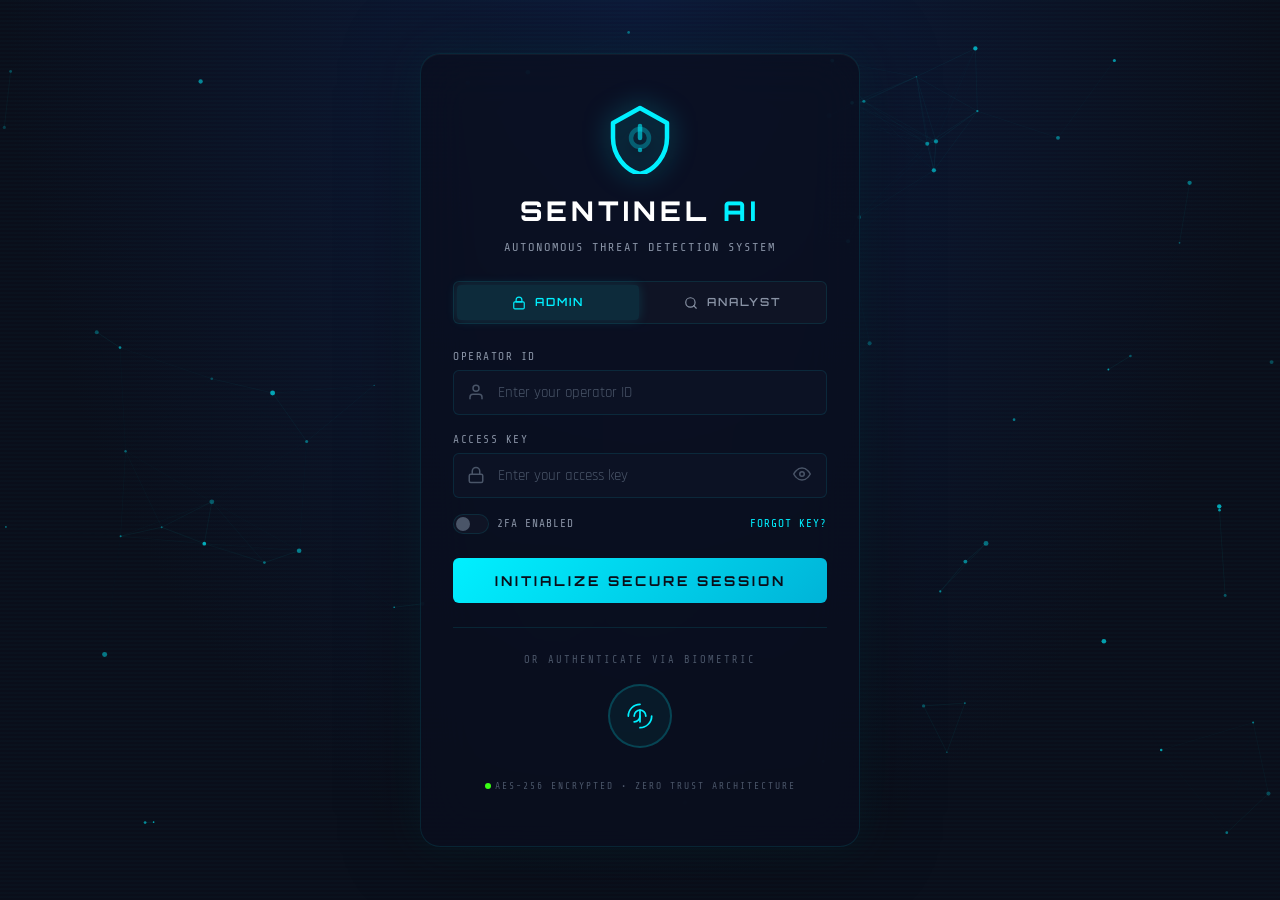
<file: index.html>
<!DOCTYPE html>
<html lang="en">
<head>
  <meta charset="UTF-8">
  <meta name="viewport" content="width=device-width, initial-scale=1.0">
  <meta name="description" content="SENTINEL AI — Autonomous Cyber Threat Detection & Response System. Secure login portal.">
  <title>SENTINEL AI — Secure Access</title>
  <link rel="stylesheet" href="css/style.css">
  <link rel="icon" href="data:image/svg+xml,<svg xmlns='http://www.w3.org/2000/svg' viewBox='0 0 100 100'><text y='.9em' font-size='90'>🛡️</text></svg>">
</head>
<body>
  <div class="login-wrapper">
    <!-- Particle network background -->
    <canvas id="particle-canvas"></canvas>

    <!-- Login Card -->
    <div class="login-card">
      <!-- Logo -->
      <div class="login-logo">
        <div class="shield-icon">
          <svg viewBox="0 0 24 24" fill="none" stroke="currentColor" stroke-width="1.5" stroke-linecap="round" stroke-linejoin="round" style="color: var(--cyan);">
            <path d="M12 2L3 7v5c0 5.55 3.84 10.74 9 12 5.16-1.26 9-6.45 9-12V7l-9-5z"/>
            <path d="M12 8v4M12 16h.01" opacity="0.6"/>
            <circle cx="12" cy="12" r="3" opacity="0.3"/>
          </svg>
        </div>
        <h1>SENTINEL <span class="accent">AI</span></h1>
        <p class="tagline">Autonomous Threat Detection System</p>
      </div>

      <!-- Status message -->
      <div class="login-status" id="loginStatus"></div>

      <!-- Role Tabs -->
      <div class="role-tabs">
        <button class="role-tab active" data-role="admin" id="tabAdmin">
          <svg width="14" height="14" viewBox="0 0 24 24" fill="none" stroke="currentColor" stroke-width="2" stroke-linecap="round" stroke-linejoin="round" style="vertical-align: middle; margin-right: 4px;">
            <path d="M12 2a5 5 0 0 1 5 5v3H7V7a5 5 0 0 1 5-5z"/>
            <rect x="3" y="10" width="18" height="12" rx="2"/>
          </svg>
          Admin
        </button>
        <button class="role-tab" data-role="analyst" id="tabAnalyst">
          <svg width="14" height="14" viewBox="0 0 24 24" fill="none" stroke="currentColor" stroke-width="2" stroke-linecap="round" stroke-linejoin="round" style="vertical-align: middle; margin-right: 4px;">
            <circle cx="11" cy="11" r="8"/>
            <line x1="21" y1="21" x2="16.65" y2="16.65"/>
          </svg>
          Analyst
        </button>
      </div>

      <!-- Login Form -->
      <form id="loginForm" autocomplete="off">
        <div class="form-group">
          <label for="username">Operator ID</label>
          <div class="input-wrapper">
            <svg class="input-icon" viewBox="0 0 24 24" fill="none" stroke="currentColor" stroke-width="2" stroke-linecap="round" stroke-linejoin="round">
              <path d="M20 21v-2a4 4 0 0 0-4-4H8a4 4 0 0 0-4 4v2"/>
              <circle cx="12" cy="7" r="4"/>
            </svg>
            <input type="text" id="username" name="username" placeholder="Enter your operator ID" required>
          </div>
        </div>

        <div class="form-group">
          <label for="password">Access Key</label>
          <div class="input-wrapper">
            <svg class="input-icon" viewBox="0 0 24 24" fill="none" stroke="currentColor" stroke-width="2" stroke-linecap="round" stroke-linejoin="round">
              <rect x="3" y="11" width="18" height="11" rx="2" ry="2"/>
              <path d="M7 11V7a5 5 0 0 1 10 0v4"/>
            </svg>
            <input type="password" id="password" name="password" placeholder="Enter your access key" required>
            <button type="button" class="toggle-password" id="togglePassword" aria-label="Toggle password visibility">
              <svg width="18" height="18" viewBox="0 0 24 24" fill="none" stroke="currentColor" stroke-width="2" stroke-linecap="round" stroke-linejoin="round">
                <path d="M1 12s4-8 11-8 11 8 11 8-4 8-11 8-11-8-11-8z"/>
                <circle cx="12" cy="12" r="3"/>
              </svg>
            </button>
          </div>
        </div>

        <div class="form-options">
          <label class="tfa-toggle">
            <input type="checkbox" id="tfaToggle">
            <span class="tfa-slider"></span>
            2FA Enabled
          </label>
          <a href="#" class="forgot-link">Forgot Key?</a>
        </div>

        <!-- 2FA Code field (hidden by default) -->
        <div class="form-group" id="tfaGroup" style="display:none;">
          <label for="tfaCode">2FA Verification Code</label>
          <div class="input-wrapper">
            <svg class="input-icon" viewBox="0 0 24 24" fill="none" stroke="currentColor" stroke-width="2" stroke-linecap="round" stroke-linejoin="round">
              <rect x="2" y="4" width="20" height="16" rx="2"/>
              <path d="M7 12h2M11 12h2M15 12h2"/>
            </svg>
            <input type="text" id="tfaCode" name="tfaCode" placeholder="Enter 6-digit code" maxlength="6">
          </div>
        </div>

        <button type="submit" class="btn-login" id="loginBtn">
          Initialize Secure Session
        </button>
      </form>

      <!-- Biometric -->
      <div class="fingerprint-section">
        <p>or authenticate via biometric</p>
        <button class="fingerprint-btn" id="fingerprintBtn" aria-label="Biometric authentication">
          <svg viewBox="0 0 24 24" fill="none" stroke="currentColor" stroke-width="1.5" stroke-linecap="round" stroke-linejoin="round">
            <path d="M2 12C2 6.48 6.48 2 12 2"/>
            <path d="M22 12c0 5.52-4.48 10-10 10"/>
            <path d="M7 12a5 5 0 0 1 10 0"/>
            <path d="M12 12a5 5 0 0 1-5 5"/>
            <path d="M12 7v10"/>
          </svg>
        </button>
      </div>

      <!-- Security badge -->
      <div class="security-badge">
        <span><span class="dot"></span> AES-256 Encrypted &bull; Zero Trust Architecture</span>
      </div>
    </div>
  </div>

  <script src="js/particles.js"></script>
  <script src="js/app.js"></script>
</body>
</html>
</file>
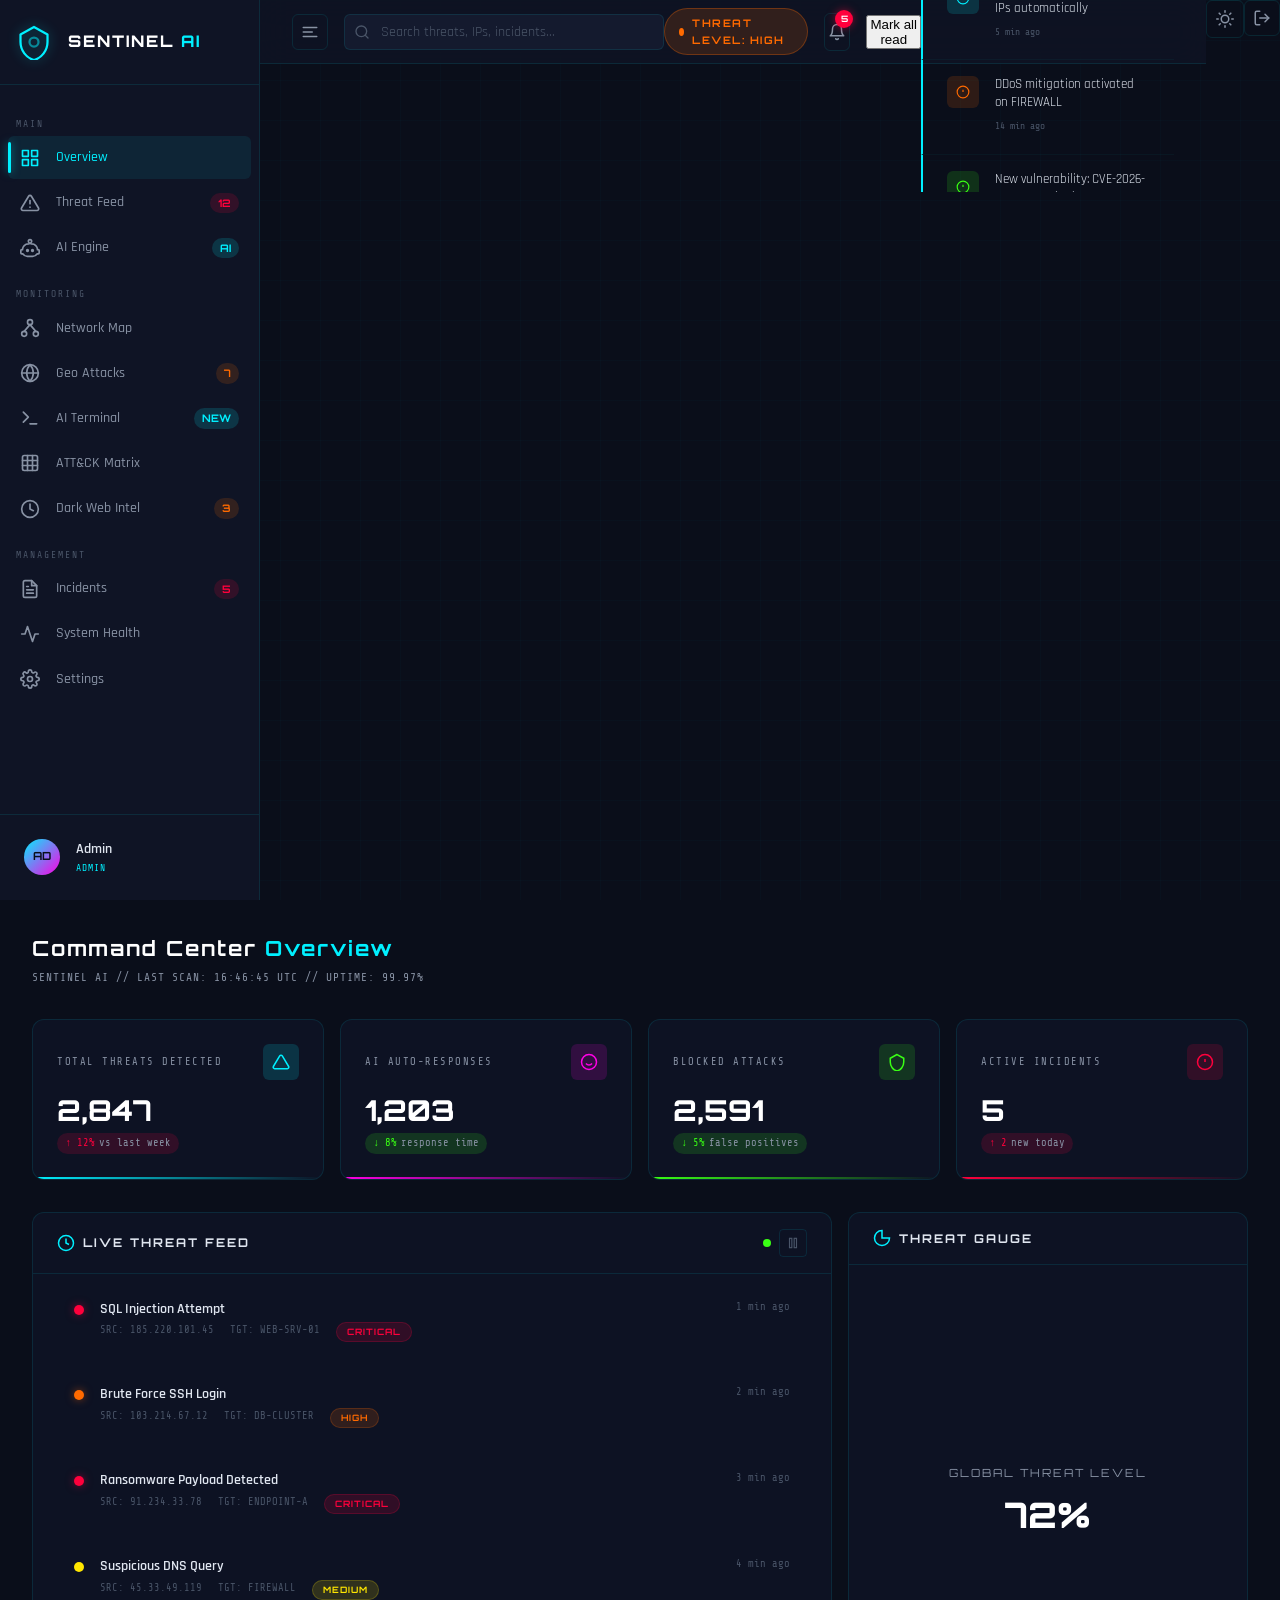
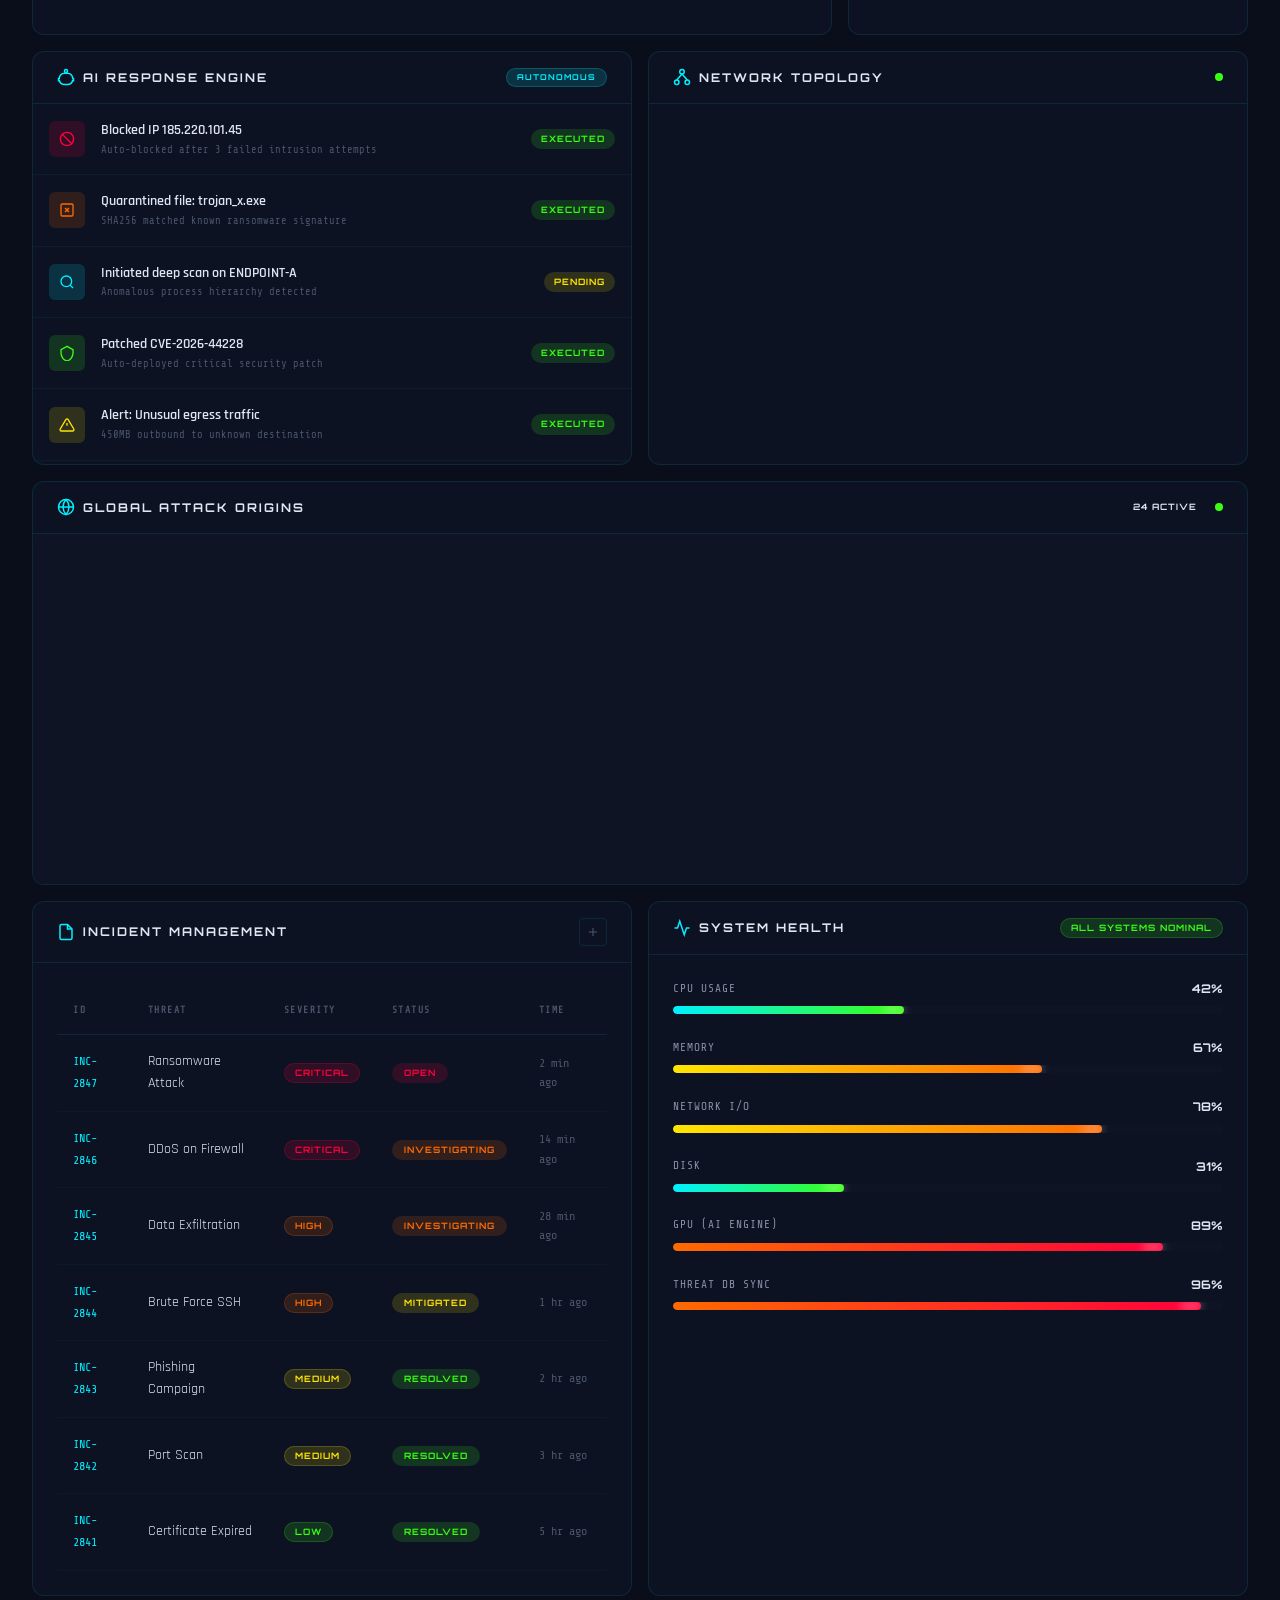
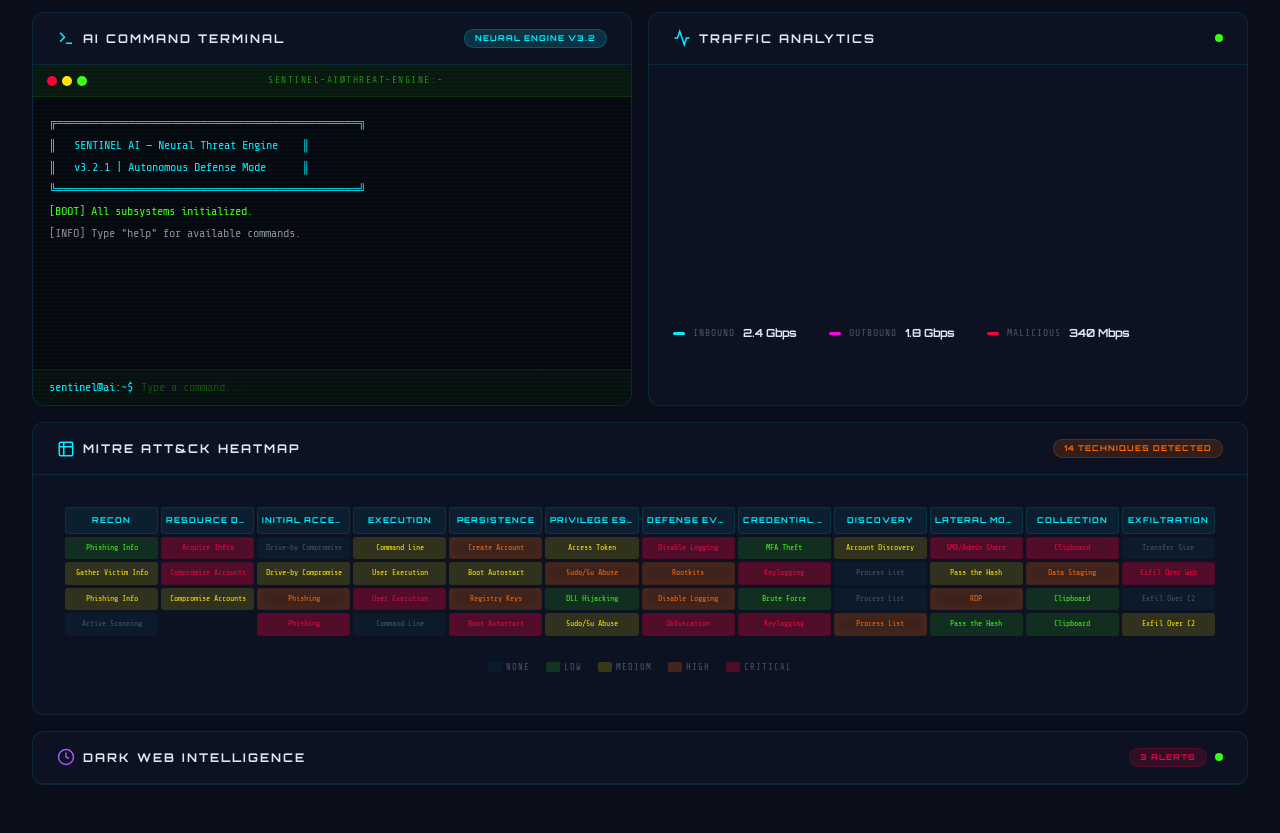
<file: dashboard.html>
<!DOCTYPE html>
<html lang="en">

<head>
    <meta charset="UTF-8">
    <meta name="viewport" content="width=device-width, initial-scale=1.0">
    <meta name="description"
        content="SENTINEL AI — Command Center Dashboard. Real-time autonomous cyber threat detection, AI response engine, and incident management.">
    <title>SENTINEL AI — Command Center</title>
    <link rel="stylesheet" href="css/style.css">
    <link rel="icon"
        href="data:image/svg+xml,<svg xmlns='http://www.w3.org/2000/svg' viewBox='0 0 100 100'><text y='.9em' font-size='90'>🛡️</text></svg>">
</head>

<body>
    <div class="dashboard-layout">
        <!-- Grid background effect -->
        <div class="grid-bg"></div>

        <!-- ====== SIDEBAR ====== -->
        <aside class="sidebar" id="sidebar">
            <div class="sidebar-header">
                <svg class="logo-icon" viewBox="0 0 24 24" fill="none" stroke="currentColor" stroke-width="1.5"
                    stroke-linecap="round" stroke-linejoin="round">
                    <path d="M12 2L3 7v5c0 5.55 3.84 10.74 9 12 5.16-1.26 9-6.45 9-12V7l-9-5z" />
                    <circle cx="12" cy="12" r="3" opacity="0.5" />
                </svg>
                <span class="logo-text">SENTINEL <span class="accent">AI</span></span>
            </div>

            <nav class="sidebar-nav">
                <div class="nav-section-title">Main</div>
                <a href="#" class="nav-item active" data-section="overview">
                    <svg class="nav-icon" viewBox="0 0 24 24" fill="none" stroke="currentColor" stroke-width="2"
                        stroke-linecap="round" stroke-linejoin="round">
                        <rect x="3" y="3" width="7" height="7" />
                        <rect x="14" y="3" width="7" height="7" />
                        <rect x="3" y="14" width="7" height="7" />
                        <rect x="14" y="14" width="7" height="7" />
                    </svg>
                    <span>Overview</span>
                </a>
                <a href="#" class="nav-item" data-section="threats">
                    <svg class="nav-icon" viewBox="0 0 24 24" fill="none" stroke="currentColor" stroke-width="2"
                        stroke-linecap="round" stroke-linejoin="round">
                        <path
                            d="M10.29 3.86L1.82 18a2 2 0 0 0 1.71 3h16.94a2 2 0 0 0 1.71-3L13.71 3.86a2 2 0 0 0-3.42 0z" />
                        <line x1="12" y1="9" x2="12" y2="13" />
                        <line x1="12" y1="17" x2="12.01" y2="17" />
                    </svg>
                    <span>Threat Feed</span>
                    <span class="nav-badge danger">12</span>
                </a>
                <a href="#" class="nav-item" data-section="ai-engine">
                    <svg class="nav-icon" viewBox="0 0 24 24" fill="none" stroke="currentColor" stroke-width="2"
                        stroke-linecap="round" stroke-linejoin="round">
                        <path
                            d="M12 2a2 2 0 0 1 2 2c0 .74-.4 1.39-1 1.73V7h1a7 7 0 0 1 7 7h1a1 1 0 0 1 1 1v3a1 1 0 0 1-1 1h-1.27A7 7 0 0 1 14 22h-4a7 7 0 0 1-6.73-3H2a1 1 0 0 1-1-1v-3a1 1 0 0 1 1-1h1a7 7 0 0 1 7-7h1V5.73c-.6-.34-1-.99-1-1.73a2 2 0 0 1 2-2z" />
                        <circle cx="9" cy="15" r="1" />
                        <circle cx="15" cy="15" r="1" />
                    </svg>
                    <span>AI Engine</span>
                    <span class="nav-badge info">AI</span>
                </a>

                <div class="nav-section-title">Monitoring</div>
                <a href="#" class="nav-item" data-section="network">
                    <svg class="nav-icon" viewBox="0 0 24 24" fill="none" stroke="currentColor" stroke-width="2"
                        stroke-linecap="round" stroke-linejoin="round">
                        <circle cx="12" cy="5" r="3" />
                        <circle cx="5" cy="19" r="3" />
                        <circle cx="19" cy="19" r="3" />
                        <line x1="12" y1="8" x2="5" y2="16" />
                        <line x1="12" y1="8" x2="19" y2="16" />
                    </svg>
                    <span>Network Map</span>
                </a>
                <a href="#" class="nav-item" data-section="geo-attacks">
                    <svg class="nav-icon" viewBox="0 0 24 24" fill="none" stroke="currentColor" stroke-width="2"
                        stroke-linecap="round" stroke-linejoin="round">
                        <circle cx="12" cy="12" r="10" />
                        <line x1="2" y1="12" x2="22" y2="12" />
                        <path
                            d="M12 2a15.3 15.3 0 0 1 4 10 15.3 15.3 0 0 1-4 10 15.3 15.3 0 0 1-4-10 15.3 15.3 0 0 1 4-10z" />
                    </svg>
                    <span>Geo Attacks</span>
                    <span class="nav-badge warning">7</span>
                </a>

                <a href="#" class="nav-item" data-section="terminal">
                    <svg class="nav-icon" viewBox="0 0 24 24" fill="none" stroke="currentColor" stroke-width="2"
                        stroke-linecap="round" stroke-linejoin="round">
                        <polyline points="4 17 10 11 4 5" />
                        <line x1="12" y1="19" x2="20" y2="19" />
                    </svg>
                    <span>AI Terminal</span>
                    <span class="nav-badge info">NEW</span>
                </a>
                <a href="#" class="nav-item" data-section="mitre">
                    <svg class="nav-icon" viewBox="0 0 24 24" fill="none" stroke="currentColor" stroke-width="2"
                        stroke-linecap="round" stroke-linejoin="round">
                        <rect x="3" y="3" width="18" height="18" rx="2" />
                        <line x1="3" y1="9" x2="21" y2="9" />
                        <line x1="3" y1="15" x2="21" y2="15" />
                        <line x1="9" y1="3" x2="9" y2="21" />
                        <line x1="15" y1="3" x2="15" y2="21" />
                    </svg>
                    <span>ATT&amp;CK Matrix</span>
                </a>
                <a href="#" class="nav-item" data-section="darkweb">
                    <svg class="nav-icon" viewBox="0 0 24 24" fill="none" stroke="currentColor" stroke-width="2"
                        stroke-linecap="round" stroke-linejoin="round">
                        <path d="M12 2C6.48 2 2 6.48 2 12s4.48 10 10 10 10-4.48 10-10S17.52 2 12 2z" />
                        <path d="M12 6v6l4 2" />
                    </svg>
                    <span>Dark Web Intel</span>
                    <span class="nav-badge warning">3</span>
                </a>

                <div class="nav-section-title">Management</div>
                <a href="#" class="nav-item" data-section="incidents">
                    <svg class="nav-icon" viewBox="0 0 24 24" fill="none" stroke="currentColor" stroke-width="2"
                        stroke-linecap="round" stroke-linejoin="round">
                        <path d="M14 2H6a2 2 0 0 0-2 2v16a2 2 0 0 0 2 2h12a2 2 0 0 0 2-2V8z" />
                        <polyline points="14 2 14 8 20 8" />
                        <line x1="16" y1="13" x2="8" y2="13" />
                        <line x1="16" y1="17" x2="8" y2="17" />
                        <polyline points="10 9 9 9 8 9" />
                    </svg>
                    <span>Incidents</span>
                    <span class="nav-badge danger">5</span>
                </a>
                <a href="#" class="nav-item" data-section="health">
                    <svg class="nav-icon" viewBox="0 0 24 24" fill="none" stroke="currentColor" stroke-width="2"
                        stroke-linecap="round" stroke-linejoin="round">
                        <polyline points="22 12 18 12 15 21 9 3 6 12 2 12" />
                    </svg>
                    <span>System Health</span>
                </a>
                <a href="#" class="nav-item" data-section="settings">
                    <svg class="nav-icon" viewBox="0 0 24 24" fill="none" stroke="currentColor" stroke-width="2"
                        stroke-linecap="round" stroke-linejoin="round">
                        <circle cx="12" cy="12" r="3" />
                        <path
                            d="M19.4 15a1.65 1.65 0 0 0 .33 1.82l.06.06a2 2 0 1 1-2.83 2.83l-.06-.06a1.65 1.65 0 0 0-1.82-.33 1.65 1.65 0 0 0-1 1.51V21a2 2 0 0 1-4 0v-.09a1.65 1.65 0 0 0-1.08-1.51 1.65 1.65 0 0 0-1.82.33l-.06.06a2 2 0 1 1-2.83-2.83l.06-.06a1.65 1.65 0 0 0 .33-1.82 1.65 1.65 0 0 0-1.51-1H3a2 2 0 0 1 0-4h.09a1.65 1.65 0 0 0 1.51-1.08 1.65 1.65 0 0 0-.33-1.82l-.06-.06a2 2 0 1 1 2.83-2.83l.06.06a1.65 1.65 0 0 0 1.82.33H9a1.65 1.65 0 0 0 1-1.51V3a2 2 0 0 1 4 0v.09a1.65 1.65 0 0 0 1.08 1.51 1.65 1.65 0 0 0 1.82-.33l.06-.06a2 2 0 1 1 2.83 2.83l-.06.06a1.65 1.65 0 0 0-.33 1.82V9c.26.6.8 1.02 1.41 1.08H21a2 2 0 0 1 0 4h-.09c-.61.06-1.15.48-1.41 1.08z" />
                    </svg>
                    <span>Settings</span>
                </a>
            </nav>

            <div class="sidebar-footer">
                <div class="user-card">
                    <div class="user-avatar" id="userAvatar">SA</div>
                    <div class="user-info">
                        <div class="user-name" id="userName">System Admin</div>
                        <div class="user-role" id="userRole">ADMIN</div>
                    </div>
                </div>
            </div>
        </aside>

        <!-- ====== MAIN CONTENT ====== -->
        <div class="main-content">
            <!-- Top Bar -->
            <header class="topbar">
                <div class="topbar-left">
                    <button class="sidebar-toggle" id="sidebarToggle" aria-label="Toggle sidebar">
                        <svg viewBox="0 0 24 24" width="18" height="18" fill="none" stroke="currentColor"
                            stroke-width="2" stroke-linecap="round" stroke-linejoin="round">
                            <line x1="3" y1="6" x2="21" y2="6" />
                            <line x1="3" y1="12" x2="15" y2="12" />
                            <line x1="3" y1="18" x2="21" y2="18" />
                        </svg>
                    </button>
                    <div class="topbar-search">
                        <svg class="search-icon" viewBox="0 0 24 24" fill="none" stroke="currentColor" stroke-width="2"
                            stroke-linecap="round" stroke-linejoin="round">
                            <circle cx="11" cy="11" r="8" />
                            <line x1="21" y1="21" x2="16.65" y2="16.65" />
                        </svg>
                        <input type="text" placeholder="Search threats, IPs, incidents..." id="globalSearch">
                    </div>
                </div>
                <div class="topbar-right">
                    <div class="threat-indicator level-high" id="globalThreatLevel">
                        <span class="dot"></span>
                        <span>THREAT LEVEL: HIGH</span>
                    </div>
                    <button class="notification-btn" id="notifBtn" aria-label="Notifications"
                        style="position: relative;">
                        <svg viewBox="0 0 24 24" fill="none" stroke="currentColor" stroke-width="2"
                            stroke-linecap="round" stroke-linejoin="round">
                            <path d="M18 8A6 6 0 0 0 6 8c0 7-3 9-3 9h18s-3-2-3-9" />
                            <path d="M13.73 21a2 2 0 0 1-3.46 0" />
                        </svg>
                        <span class="notif-count" id="notifCount">5</span>
                        <!-- Notification Dropdown -->
                        <div class="notification-dropdown" id="notifDropdown">
                            <div class="notif-header">
                                <h4>Notifications</h4>
                                <button class="mark-read" id="markAllRead">Mark all read</button>
                            </div>
                            <div class="notif-list" id="notifList">
                                <!-- populated by JS -->
                            </div>
                        </div>
                    </button>
                    <button class="theme-toggle" id="themeToggle" aria-label="Toggle theme">
                        <svg viewBox="0 0 24 24" fill="none" stroke="currentColor" stroke-width="2"
                            stroke-linecap="round" stroke-linejoin="round">
                            <circle cx="12" cy="12" r="5" />
                            <line x1="12" y1="1" x2="12" y2="3" />
                            <line x1="12" y1="21" x2="12" y2="23" />
                            <line x1="4.22" y1="4.22" x2="5.64" y2="5.64" />
                            <line x1="18.36" y1="18.36" x2="19.78" y2="19.78" />
                            <line x1="1" y1="12" x2="3" y2="12" />
                            <line x1="21" y1="12" x2="23" y2="12" />
                            <line x1="4.22" y1="19.78" x2="5.64" y2="18.36" />
                            <line x1="18.36" y1="5.64" x2="19.78" y2="4.22" />
                        </svg>
                    </button>
                    <button class="sidebar-toggle" id="logoutBtn" aria-label="Logout" title="Logout">
                        <svg viewBox="0 0 24 24" width="18" height="18" fill="none" stroke="currentColor"
                            stroke-width="2" stroke-linecap="round" stroke-linejoin="round">
                            <path d="M9 21H5a2 2 0 0 1-2-2V5a2 2 0 0 1 2-2h4" />
                            <polyline points="16 17 21 12 16 7" />
                            <line x1="21" y1="12" x2="9" y2="12" />
                        </svg>
                    </button>
                </div>
            </header>

            <!-- Dashboard Content -->
            <div class="dashboard-content page-enter">
                <!-- Page Header -->
                <div class="page-header">
                    <h2>Command Center <span class="text-cyan">Overview</span></h2>
                    <p class="page-subtitle" id="dashboardTime">SENTINEL AI // LAST SCAN: 00:00:00 UTC // UPTIME: 99.97%
                    </p>
                </div>

                <!-- Stats Row -->
                <div class="stats-row" id="statsRow">
                    <div class="stat-card cyan">
                        <div class="stat-header">
                            <span class="stat-label">Total Threats Detected</span>
                            <div class="stat-icon">
                                <svg viewBox="0 0 24 24" fill="none" stroke="currentColor" stroke-width="2">
                                    <path
                                        d="M10.29 3.86L1.82 18a2 2 0 0 0 1.71 3h16.94a2 2 0 0 0 1.71-3L13.71 3.86a2 2 0 0 0-3.42 0z" />
                                </svg>
                            </div>
                        </div>
                        <div class="stat-value" id="statThreats">2,847</div>
                        <span class="stat-change up">↑ 12% <span class="text-muted">vs last week</span></span>
                    </div>
                    <div class="stat-card magenta">
                        <div class="stat-header">
                            <span class="stat-label">AI Auto-Responses</span>
                            <div class="stat-icon">
                                <svg viewBox="0 0 24 24" fill="none" stroke="currentColor" stroke-width="2">
                                    <circle cx="12" cy="12" r="10" />
                                    <path d="M8 14s1.5 2 4 2 4-2 4-2" />
                                    <line x1="9" y1="9" x2="9.01" y2="9" />
                                    <line x1="15" y1="9" x2="15.01" y2="9" />
                                </svg>
                            </div>
                        </div>
                        <div class="stat-value" id="statResponses">1,203</div>
                        <span class="stat-change down">↓ 8% <span class="text-muted">response time</span></span>
                    </div>
                    <div class="stat-card lime">
                        <div class="stat-header">
                            <span class="stat-label">Blocked Attacks</span>
                            <div class="stat-icon">
                                <svg viewBox="0 0 24 24" fill="none" stroke="currentColor" stroke-width="2">
                                    <path d="M12 2L3 7v5c0 5.55 3.84 10.74 9 12 5.16-1.26 9-6.45 9-12V7l-9-5z" />
                                </svg>
                            </div>
                        </div>
                        <div class="stat-value" id="statBlocked">2,591</div>
                        <span class="stat-change down">↓ 5% <span class="text-muted">false positives</span></span>
                    </div>
                    <div class="stat-card red">
                        <div class="stat-header">
                            <span class="stat-label">Active Incidents</span>
                            <div class="stat-icon">
                                <svg viewBox="0 0 24 24" fill="none" stroke="currentColor" stroke-width="2">
                                    <circle cx="12" cy="12" r="10" />
                                    <line x1="12" y1="8" x2="12" y2="12" />
                                    <line x1="12" y1="16" x2="12.01" y2="16" />
                                </svg>
                            </div>
                        </div>
                        <div class="stat-value" id="statIncidents">5</div>
                        <span class="stat-change up">↑ 2 <span class="text-muted">new today</span></span>
                    </div>
                </div>

                <!-- Row 1: Threat Gauge + Live Threat Feed -->
                <div class="panel-grid cols-3" style="margin-bottom: var(--space-md);">
                    <!-- Threat Level Gauge -->
                    <div class="panel">
                        <div class="panel-header">
                            <div class="panel-title">
                                <svg class="panel-icon" viewBox="0 0 24 24" fill="none" stroke="currentColor"
                                    stroke-width="2">
                                    <circle cx="12" cy="12" r="10" />
                                    <polyline points="12 6 12 12 16 14" />
                                </svg>
                                Live Threat Feed
                            </div>
                            <div class="panel-actions">
                                <span class="live-dot"></span>
                                <button class="panel-action-btn" title="Pause feed" id="pauseFeed">
                                    <svg viewBox="0 0 24 24" fill="none" stroke="currentColor" stroke-width="2">
                                        <rect x="6" y="4" width="4" height="16" />
                                        <rect x="14" y="4" width="4" height="16" />
                                    </svg>
                                </button>
                            </div>
                        </div>
                        <div class="threat-feed" id="threatFeed">
                            <!-- dynamically populated -->
                        </div>
                    </div>

                    <!-- Threat Level Gauge -->
                    <div class="panel">
                        <div class="panel-header">
                            <div class="panel-title">
                                <svg class="panel-icon" viewBox="0 0 24 24" fill="none" stroke="currentColor"
                                    stroke-width="2">
                                    <path d="M12 2a10 10 0 1 0 10 10H12V2z" />
                                </svg>
                                Threat Gauge
                            </div>
                        </div>
                        <div class="gauge-container">
                            <canvas id="threatGauge" width="220" height="160"></canvas>
                            <div class="gauge-label">Global Threat Level</div>
                            <div class="gauge-value text-orange" id="gaugeValue">72%</div>
                        </div>
                    </div>
                </div>

                <!-- Row 2: AI Response Engine + Network Topology -->
                <div class="panel-grid cols-2" style="margin-bottom: var(--space-md);">
                    <!-- AI Response Engine -->
                    <div class="panel">
                        <div class="panel-header">
                            <div class="panel-title">
                                <svg class="panel-icon" viewBox="0 0 24 24" fill="none" stroke="currentColor"
                                    stroke-width="2">
                                    <path
                                        d="M12 2a2 2 0 0 1 2 2c0 .74-.4 1.39-1 1.73V7h1a7 7 0 0 1 7 7h1v3h-1.27A7 7 0 0 1 14 22h-4a7 7 0 0 1-6.73-5H2v-3h1a7 7 0 0 1 7-7h1V5.73c-.6-.34-1-.99-1-1.73a2 2 0 0 1 2-2z" />
                                </svg>
                                AI Response Engine
                            </div>
                            <div class="panel-actions">
                                <span class="badge info" style="font-size:0.5rem;">AUTONOMOUS</span>
                            </div>
                        </div>
                        <div class="ai-actions-list" id="aiActionsList">
                            <!-- dynamically populated -->
                        </div>
                    </div>

                    <!-- Network Topology -->
                    <div class="panel">
                        <div class="panel-header">
                            <div class="panel-title">
                                <svg class="panel-icon" viewBox="0 0 24 24" fill="none" stroke="currentColor"
                                    stroke-width="2">
                                    <circle cx="12" cy="5" r="3" />
                                    <circle cx="5" cy="19" r="3" />
                                    <circle cx="19" cy="19" r="3" />
                                    <line x1="12" y1="8" x2="5" y2="16" />
                                    <line x1="12" y1="8" x2="19" y2="16" />
                                </svg>
                                Network Topology
                            </div>
                            <div class="panel-actions">
                                <span class="live-dot"></span>
                            </div>
                        </div>
                        <div class="network-canvas-wrapper">
                            <canvas id="networkCanvas"></canvas>
                        </div>
                    </div>
                </div>

                <!-- Row 3: Geo Attack Map -->
                <div class="panel-grid full" style="margin-bottom: var(--space-md);">
                    <div class="panel">
                        <div class="panel-header">
                            <div class="panel-title">
                                <svg class="panel-icon" viewBox="0 0 24 24" fill="none" stroke="currentColor"
                                    stroke-width="2">
                                    <circle cx="12" cy="12" r="10" />
                                    <line x1="2" y1="12" x2="22" y2="12" />
                                    <path
                                        d="M12 2a15.3 15.3 0 0 1 4 10 15.3 15.3 0 0 1-4 10 15.3 15.3 0 0 1-4-10 15.3 15.3 0 0 1 4-10z" />
                                </svg>
                                Global Attack Origins
                            </div>
                            <div class="panel-actions">
                                <span class="badge danger" id="attackCount">24 ACTIVE</span>
                                <span class="live-dot"></span>
                            </div>
                        </div>
                        <div class="geo-map-wrapper">
                            <canvas id="geoMapCanvas"></canvas>
                        </div>
                    </div>
                </div>

                <!-- Row 4: Incident Management + System Health -->
                <div class="panel-grid cols-2" style="margin-bottom: var(--space-md);">
                    <!-- Incidents -->
                    <div class="panel">
                        <div class="panel-header">
                            <div class="panel-title">
                                <svg class="panel-icon" viewBox="0 0 24 24" fill="none" stroke="currentColor"
                                    stroke-width="2">
                                    <path d="M14 2H6a2 2 0 0 0-2 2v16a2 2 0 0 0 2 2h12a2 2 0 0 0 2-2V8z" />
                                    <polyline points="14 2 14 8 20 8" />
                                </svg>
                                Incident Management
                            </div>
                            <div class="panel-actions">
                                <button class="panel-action-btn" title="Add incident" id="addIncidentBtn">
                                    <svg viewBox="0 0 24 24" fill="none" stroke="currentColor" stroke-width="2">
                                        <line x1="12" y1="5" x2="12" y2="19" />
                                        <line x1="5" y1="12" x2="19" y2="12" />
                                    </svg>
                                </button>
                            </div>
                        </div>
                        <div class="panel-body">
                            <div class="incident-table-wrapper">
                                <table class="incident-table" id="incidentTable">
                                    <thead>
                                        <tr>
                                            <th>ID</th>
                                            <th>Threat</th>
                                            <th>Severity</th>
                                            <th>Status</th>
                                            <th>Time</th>
                                        </tr>
                                    </thead>
                                    <tbody id="incidentBody">
                                        <!-- dynamically populated -->
                                    </tbody>
                                </table>
                            </div>
                        </div>
                    </div>

                    <!-- System Health -->
                    <div class="panel">
                        <div class="panel-header">
                            <div class="panel-title">
                                <svg class="panel-icon" viewBox="0 0 24 24" fill="none" stroke="currentColor"
                                    stroke-width="2">
                                    <polyline points="22 12 18 12 15 21 9 3 6 12 2 12" />
                                </svg>
                                System Health
                            </div>
                            <div class="panel-actions">
                                <span class="badge low">ALL SYSTEMS NOMINAL</span>
                            </div>
                        </div>
                        <div class="panel-body">
                            <div class="health-metrics" id="healthMetrics">
                                <!-- dynamically populated -->
                            </div>
                        </div>
                    </div>
                </div>

                <!-- Row 5: AI Terminal + Traffic Analytics -->
                <div class="panel-grid cols-2" style="margin-bottom: var(--space-md);">
                    <!-- AI Command Terminal -->
                    <div class="panel">
                        <div class="panel-header">
                            <div class="panel-title">
                                <svg class="panel-icon" viewBox="0 0 24 24" fill="none" stroke="currentColor"
                                    stroke-width="2">
                                    <polyline points="4 17 10 11 4 5" />
                                    <line x1="12" y1="19" x2="20" y2="19" />
                                </svg>
                                AI Command Terminal
                            </div>
                            <div class="panel-actions">
                                <span class="badge info" style="font-size:0.5rem;">NEURAL ENGINE v3.2</span>
                            </div>
                        </div>
                        <div class="ai-terminal">
                            <div class="terminal-header">
                                <div class="terminal-dots">
                                    <span class="dot-red"></span>
                                    <span class="dot-yellow"></span>
                                    <span class="dot-green"></span>
                                </div>
                                <span class="terminal-title">sentinel-ai@threat-engine:~</span>
                            </div>
                            <div class="terminal-output" id="terminalOutput">
                                <!-- dynamically populated -->
                            </div>
                            <div class="terminal-input-line">
                                <span class="prompt">sentinel@ai:~$</span>
                                <input type="text" id="terminalInput" placeholder="Type a command..." autocomplete="off"
                                    spellcheck="false">
                            </div>
                        </div>
                    </div>

                    <!-- Real-Time Traffic Analytics -->
                    <div class="panel">
                        <div class="panel-header">
                            <div class="panel-title">
                                <svg class="panel-icon" viewBox="0 0 24 24" fill="none" stroke="currentColor"
                                    stroke-width="2">
                                    <polyline points="22 12 18 12 15 21 9 3 6 12 2 12" />
                                </svg>
                                Traffic Analytics
                            </div>
                            <div class="panel-actions">
                                <span class="live-dot"></span>
                            </div>
                        </div>
                        <div class="traffic-chart-wrapper">
                            <canvas id="trafficChart"></canvas>
                        </div>
                        <div class="traffic-stats" id="trafficStats">
                            <div class="traffic-stat">
                                <div class="traffic-color" style="background: var(--cyan)"></div>
                                <span class="traffic-label">Inbound</span>
                                <span class="traffic-value" id="trafficIn">2.4 Gbps</span>
                            </div>
                            <div class="traffic-stat">
                                <div class="traffic-color" style="background: var(--magenta)"></div>
                                <span class="traffic-label">Outbound</span>
                                <span class="traffic-value" id="trafficOut">1.8 Gbps</span>
                            </div>
                            <div class="traffic-stat">
                                <div class="traffic-color" style="background: var(--red)"></div>
                                <span class="traffic-label">Malicious</span>
                                <span class="traffic-value" id="trafficMal">340 Mbps</span>
                            </div>
                        </div>
                    </div>
                </div>

                <!-- Row 6: MITRE ATT&CK Matrix -->
                <div class="panel-grid full" style="margin-bottom: var(--space-md);">
                    <div class="panel">
                        <div class="panel-header">
                            <div class="panel-title">
                                <svg class="panel-icon" viewBox="0 0 24 24" fill="none" stroke="currentColor"
                                    stroke-width="2">
                                    <rect x="3" y="3" width="18" height="18" rx="2" />
                                    <line x1="3" y1="9" x2="21" y2="9" />
                                    <line x1="9" y1="3" x2="9" y2="21" />
                                </svg>
                                MITRE ATT&amp;CK Heatmap
                            </div>
                            <div class="panel-actions">
                                <span class="badge high" style="font-size:0.5rem;">14 TECHNIQUES DETECTED</span>
                            </div>
                        </div>
                        <div class="panel-body">
                            <div class="mitre-matrix">
                                <div class="mitre-grid" id="mitreGrid">
                                    <!-- dynamically populated -->
                                </div>
                            </div>
                            <div class="mitre-legend">
                                <div class="mitre-legend-item">
                                    <div class="mitre-legend-color" style="background: rgba(0,240,255,0.04)"></div>
                                    None
                                </div>
                                <div class="mitre-legend-item">
                                    <div class="mitre-legend-color" style="background: rgba(57,255,20,0.15)"></div>
                                    Low
                                </div>
                                <div class="mitre-legend-item">
                                    <div class="mitre-legend-color" style="background: rgba(255,230,0,0.18)"></div>
                                    Medium
                                </div>
                                <div class="mitre-legend-item">
                                    <div class="mitre-legend-color" style="background: rgba(255,106,0,0.22)"></div>
                                    High
                                </div>
                                <div class="mitre-legend-item">
                                    <div class="mitre-legend-color" style="background: rgba(255,0,60,0.28)"></div>
                                    Critical
                                </div>
                            </div>
                        </div>
                    </div>
                </div>

                <!-- Row 7: Dark Web Intelligence -->
                <div class="panel-grid full" style="margin-bottom: var(--space-md);">
                    <div class="panel">
                        <div class="panel-header">
                            <div class="panel-title">
                                <svg class="panel-icon" viewBox="0 0 24 24" fill="none" stroke="currentColor"
                                    stroke-width="2" style="color: var(--purple);">
                                    <path d="M12 2C6.48 2 2 6.48 2 12s4.48 10 10 10 10-4.48 10-10S17.52 2 12 2z" />
                                    <path d="M12 6v6l4 2" />
                                </svg>
                                Dark Web Intelligence
                            </div>
                            <div class="panel-actions">
                                <span class="badge critical" style="font-size:0.5rem;">3 ALERTS</span>
                                <span class="live-dot"></span>
                            </div>
                        </div>
                        <div class="darkweb-feed" id="darkwebFeed">
                            <!-- dynamically populated -->
                        </div>
                    </div>
                </div>

            </div><!-- /dashboard-content -->
        </div><!-- /main-content -->
    </div><!-- /dashboard-layout -->

    <script src="js/charts.js"></script>
    <script src="js/app.js"></script>
</body>

</html>
</file>
<file: css/style.css>
/* ======================================================
   SENTINEL AI — Cyber Threat Detection & Response System
   Design System & Global Styles
   ====================================================== */

/* ---------- Google Fonts ---------- */
@import url('https://fonts.googleapis.com/css2?family=Orbitron:wght@400;500;600;700;800;900&family=Rajdhani:wght@300;400;500;600;700&family=Share+Tech+Mono&display=swap');

/* ---------- CSS Custom Properties ---------- */
:root {
    /* Core palette */
    --bg-primary: #0a0e1a;
    --bg-secondary: #0f1425;
    --bg-tertiary: #141a2e;
    --bg-card: rgba(15, 20, 40, 0.7);
    --bg-card-hover: rgba(20, 28, 55, 0.85);
    --bg-glass: rgba(10, 14, 26, 0.6);

    /* Neon accents */
    --cyan: #00f0ff;
    --cyan-dim: rgba(0, 240, 255, 0.15);
    --cyan-glow: 0 0 15px rgba(0, 240, 255, 0.4), 0 0 30px rgba(0, 240, 255, 0.1);
    --magenta: #ff00e5;
    --magenta-dim: rgba(255, 0, 229, 0.15);
    --magenta-glow: 0 0 15px rgba(255, 0, 229, 0.4), 0 0 30px rgba(255, 0, 229, 0.1);
    --lime: #39ff14;
    --lime-dim: rgba(57, 255, 20, 0.15);
    --orange: #ff6a00;
    --orange-dim: rgba(255, 106, 0, 0.15);
    --red: #ff003c;
    --red-dim: rgba(255, 0, 60, 0.15);
    --red-glow: 0 0 15px rgba(255, 0, 60, 0.5);
    --yellow: #ffe600;
    --yellow-dim: rgba(255, 230, 0, 0.15);
    --purple: #a855f7;

    /* Text */
    --text-primary: #e0e6f0;
    --text-secondary: #8892a4;
    --text-muted: #4a5568;
    --text-bright: #ffffff;

    /* Borders */
    --border-color: rgba(0, 240, 255, 0.1);
    --border-hover: rgba(0, 240, 255, 0.3);

    /* Spacing */
    --space-xs: 4px;
    --space-sm: 8px;
    --space-md: 16px;
    --space-lg: 24px;
    --space-xl: 32px;
    --space-2xl: 48px;

    /* Radius */
    --radius-sm: 6px;
    --radius-md: 12px;
    --radius-lg: 20px;
    --radius-full: 9999px;

    /* Typography */
    --font-display: 'Orbitron', sans-serif;
    --font-body: 'Rajdhani', sans-serif;
    --font-mono: 'Share Tech Mono', monospace;

    /* Sidebar */
    --sidebar-width: 260px;
    --sidebar-collapsed: 72px;
    --topbar-height: 64px;

    /* Transitions */
    --transition-fast: 0.15s ease;
    --transition-normal: 0.3s ease;
    --transition-slow: 0.5s ease;
}

/* ---------- Reset & Base ---------- */
*,
*::before,
*::after {
    margin: 0;
    padding: 0;
    box-sizing: border-box;
}

html {
    font-size: 16px;
    scroll-behavior: smooth;
}

body {
    font-family: var(--font-body);
    background: var(--bg-primary);
    color: var(--text-primary);
    min-height: 100vh;
    overflow-x: hidden;
    line-height: 1.6;
    -webkit-font-smoothing: antialiased;
}

::selection {
    background: var(--cyan);
    color: var(--bg-primary);
}

/* Custom scrollbar */
::-webkit-scrollbar {
    width: 6px;
    height: 6px;
}

::-webkit-scrollbar-track {
    background: var(--bg-secondary);
}

::-webkit-scrollbar-thumb {
    background: rgba(0, 240, 255, 0.3);
    border-radius: var(--radius-full);
}

::-webkit-scrollbar-thumb:hover {
    background: var(--cyan);
}

a {
    color: var(--cyan);
    text-decoration: none;
    transition: color var(--transition-fast);
}

a:hover {
    color: var(--magenta);
}

img {
    max-width: 100%;
    display: block;
}

/* ---------- Utility Classes ---------- */
.text-cyan {
    color: var(--cyan);
}

.text-magenta {
    color: var(--magenta);
}

.text-lime {
    color: var(--lime);
}

.text-red {
    color: var(--red);
}

.text-orange {
    color: var(--orange);
}

.text-yellow {
    color: var(--yellow);
}

.text-muted {
    color: var(--text-secondary);
}

.glow-cyan {
    text-shadow: 0 0 10px rgba(0, 240, 255, 0.6);
}

.glow-magenta {
    text-shadow: 0 0 10px rgba(255, 0, 229, 0.6);
}

.glow-red {
    text-shadow: 0 0 10px rgba(255, 0, 60, 0.6);
}

/* =============================================
   LOGIN PAGE STYLES
   ============================================= */

/* Full-screen container */
.login-wrapper {
    position: relative;
    width: 100%;
    min-height: 100vh;
    display: flex;
    align-items: center;
    justify-content: center;
    overflow: hidden;
    background: radial-gradient(ellipse at 50% 0%, #0d1a3a 0%, var(--bg-primary) 70%);
}

/* Particle canvas background */
#particle-canvas {
    position: absolute;
    top: 0;
    left: 0;
    width: 100%;
    height: 100%;
    z-index: 0;
}

/* Scan-line overlay */
.login-wrapper::after {
    content: '';
    position: absolute;
    top: 0;
    left: 0;
    width: 100%;
    height: 100%;
    background: repeating-linear-gradient(0deg,
            transparent,
            transparent 2px,
            rgba(0, 240, 255, 0.015) 2px,
            rgba(0, 240, 255, 0.015) 4px);
    pointer-events: none;
    z-index: 1;
}

/* Login card */
.login-card {
    position: relative;
    z-index: 2;
    width: 440px;
    max-width: 92vw;
    padding: var(--space-2xl) var(--space-xl);
    background: rgba(10, 14, 30, 0.75);
    backdrop-filter: blur(24px);
    -webkit-backdrop-filter: blur(24px);
    border: 1px solid var(--border-color);
    border-radius: var(--radius-lg);
    box-shadow:
        0 0 40px rgba(0, 240, 255, 0.06),
        0 0 80px rgba(0, 0, 0, 0.4),
        inset 0 1px 0 rgba(255, 255, 255, 0.04);
    animation: cardSlideUp 0.8s cubic-bezier(0.16, 1, 0.3, 1) forwards;
    opacity: 0;
    transform: translateY(30px);
}

@keyframes cardSlideUp {
    to {
        opacity: 1;
        transform: translateY(0);
    }
}

/* Logo / Shield icon */
.login-logo {
    text-align: center;
    margin-bottom: var(--space-lg);
}

.login-logo .shield-icon {
    width: 72px;
    height: 72px;
    margin: 0 auto var(--space-md);
    position: relative;
}

.login-logo .shield-icon svg {
    width: 100%;
    height: 100%;
    filter: drop-shadow(0 0 12px rgba(0, 240, 255, 0.5));
}

.login-logo h1 {
    font-family: var(--font-display);
    font-size: 1.7rem;
    font-weight: 800;
    letter-spacing: 4px;
    text-transform: uppercase;
    color: var(--text-bright);
    animation: glitch 3s infinite;
    position: relative;
}

.login-logo h1 .accent {
    color: var(--cyan);
}

.login-logo .tagline {
    font-family: var(--font-mono);
    font-size: 0.75rem;
    color: var(--text-secondary);
    letter-spacing: 2px;
    margin-top: var(--space-xs);
    text-transform: uppercase;
}

/* Glitch animation */
@keyframes glitch {

    0%,
    93%,
    100% {
        transform: translate(0);
        filter: none;
    }

    94% {
        transform: translate(-2px, 1px);
        filter: hue-rotate(90deg);
    }

    95% {
        transform: translate(2px, -1px);
        filter: hue-rotate(-90deg);
    }

    96% {
        transform: translate(-1px, -1px);
        filter: none;
    }

    97% {
        transform: translate(1px, 2px);
        filter: hue-rotate(45deg);
    }
}

/* Role tabs */
.role-tabs {
    display: flex;
    gap: 2px;
    margin-bottom: var(--space-lg);
    background: var(--bg-secondary);
    border-radius: var(--radius-sm);
    padding: 3px;
    border: 1px solid var(--border-color);
}

.role-tab {
    flex: 1;
    padding: 10px;
    text-align: center;
    font-family: var(--font-display);
    font-size: 0.7rem;
    font-weight: 600;
    letter-spacing: 2px;
    text-transform: uppercase;
    color: var(--text-secondary);
    background: transparent;
    border: none;
    border-radius: 4px;
    cursor: pointer;
    transition: all var(--transition-normal);
}

.role-tab:hover {
    color: var(--text-primary);
    background: rgba(0, 240, 255, 0.05);
}

.role-tab.active {
    color: var(--cyan);
    background: rgba(0, 240, 255, 0.1);
    box-shadow: 0 0 12px rgba(0, 240, 255, 0.15);
}

/* Form inputs */
.form-group {
    margin-bottom: var(--space-md);
    position: relative;
}

.form-group label {
    display: block;
    font-family: var(--font-mono);
    font-size: 0.7rem;
    color: var(--text-secondary);
    letter-spacing: 1.5px;
    text-transform: uppercase;
    margin-bottom: var(--space-xs);
}

.input-wrapper {
    position: relative;
    display: flex;
    align-items: center;
}

.input-wrapper .input-icon {
    position: absolute;
    left: 14px;
    width: 18px;
    height: 18px;
    color: var(--text-muted);
    transition: color var(--transition-fast);
    pointer-events: none;
}

.input-wrapper input {
    width: 100%;
    padding: 12px 14px 12px 44px;
    background: rgba(15, 20, 40, 0.6);
    border: 1px solid var(--border-color);
    border-radius: var(--radius-sm);
    color: var(--text-primary);
    font-family: var(--font-body);
    font-size: 0.95rem;
    font-weight: 500;
    outline: none;
    transition: all var(--transition-normal);
}

.input-wrapper input::placeholder {
    color: var(--text-muted);
    font-weight: 400;
}

.input-wrapper input:focus {
    border-color: var(--cyan);
    box-shadow: 0 0 0 3px rgba(0, 240, 255, 0.1), var(--cyan-glow);
    background: rgba(15, 20, 40, 0.9);
}

.input-wrapper input:focus~.input-icon {
    color: var(--cyan);
}

.toggle-password {
    position: absolute;
    right: 12px;
    background: none;
    border: none;
    color: var(--text-muted);
    cursor: pointer;
    padding: 4px;
    transition: color var(--transition-fast);
}

.toggle-password:hover {
    color: var(--cyan);
}

/* 2FA toggle */
.form-options {
    display: flex;
    justify-content: space-between;
    align-items: center;
    margin-bottom: var(--space-lg);
}

.tfa-toggle {
    display: flex;
    align-items: center;
    gap: var(--space-sm);
    cursor: pointer;
    font-family: var(--font-mono);
    font-size: 0.7rem;
    color: var(--text-secondary);
    letter-spacing: 1px;
    text-transform: uppercase;
}

.tfa-toggle input[type="checkbox"] {
    display: none;
}

.tfa-slider {
    width: 36px;
    height: 20px;
    background: var(--bg-secondary);
    border: 1px solid var(--border-color);
    border-radius: var(--radius-full);
    position: relative;
    transition: all var(--transition-normal);
}

.tfa-slider::after {
    content: '';
    position: absolute;
    top: 2px;
    left: 2px;
    width: 14px;
    height: 14px;
    background: var(--text-muted);
    border-radius: 50%;
    transition: all var(--transition-normal);
}

.tfa-toggle input:checked+.tfa-slider {
    background: var(--cyan-dim);
    border-color: var(--cyan);
}

.tfa-toggle input:checked+.tfa-slider::after {
    transform: translateX(16px);
    background: var(--cyan);
    box-shadow: 0 0 8px rgba(0, 240, 255, 0.5);
}

.forgot-link {
    font-family: var(--font-mono);
    font-size: 0.7rem;
    letter-spacing: 1px;
    text-transform: uppercase;
}

/* Login button */
.btn-login {
    width: 100%;
    padding: 14px;
    font-family: var(--font-display);
    font-size: 0.85rem;
    font-weight: 700;
    letter-spacing: 3px;
    text-transform: uppercase;
    color: var(--bg-primary);
    background: linear-gradient(135deg, var(--cyan), #00b4d8);
    border: none;
    border-radius: var(--radius-sm);
    cursor: pointer;
    position: relative;
    overflow: hidden;
    transition: all var(--transition-normal);
}

.btn-login::before {
    content: '';
    position: absolute;
    top: 0;
    left: -100%;
    width: 100%;
    height: 100%;
    background: linear-gradient(90deg, transparent, rgba(255, 255, 255, 0.2), transparent);
    transition: left 0.5s ease;
}

.btn-login:hover {
    box-shadow: var(--cyan-glow), 0 4px 20px rgba(0, 240, 255, 0.3);
    transform: translateY(-1px);
}

.btn-login:hover::before {
    left: 100%;
}

.btn-login:active {
    transform: translateY(0);
}

.btn-login.loading {
    pointer-events: none;
    opacity: 0.8;
}

.btn-login .spinner {
    display: inline-block;
    width: 18px;
    height: 18px;
    border: 2px solid transparent;
    border-top-color: var(--bg-primary);
    border-radius: 50%;
    animation: spin 0.6s linear infinite;
    vertical-align: middle;
    margin-right: var(--space-sm);
}

@keyframes spin {
    to {
        transform: rotate(360deg);
    }
}

/* Fingerprint scanner */
.fingerprint-section {
    text-align: center;
    margin-top: var(--space-lg);
    padding-top: var(--space-lg);
    border-top: 1px solid var(--border-color);
}

.fingerprint-section p {
    font-family: var(--font-mono);
    font-size: 0.65rem;
    color: var(--text-muted);
    letter-spacing: 2px;
    text-transform: uppercase;
    margin-bottom: var(--space-md);
}

.fingerprint-btn {
    width: 64px;
    height: 64px;
    border-radius: 50%;
    background: rgba(0, 240, 255, 0.05);
    border: 2px solid rgba(0, 240, 255, 0.2);
    cursor: pointer;
    display: inline-flex;
    align-items: center;
    justify-content: center;
    color: var(--cyan);
    transition: all var(--transition-normal);
    animation: pulse-ring 2s ease-out infinite;
}

.fingerprint-btn:hover {
    background: rgba(0, 240, 255, 0.12);
    border-color: var(--cyan);
    box-shadow: var(--cyan-glow);
}

.fingerprint-btn svg {
    width: 28px;
    height: 28px;
}

@keyframes pulse-ring {
    0% {
        box-shadow: 0 0 0 0 rgba(0, 240, 255, 0.25);
    }

    70% {
        box-shadow: 0 0 0 15px rgba(0, 240, 255, 0);
    }

    100% {
        box-shadow: 0 0 0 0 rgba(0, 240, 255, 0);
    }
}

/* Login status / error message */
.login-status {
    display: none;
    text-align: center;
    padding: 10px;
    border-radius: var(--radius-sm);
    font-family: var(--font-mono);
    font-size: 0.75rem;
    letter-spacing: 1px;
    margin-bottom: var(--space-md);
}

.login-status.error {
    display: block;
    background: var(--red-dim);
    color: var(--red);
    border: 1px solid rgba(255, 0, 60, 0.2);
}

.login-status.success {
    display: block;
    background: var(--lime-dim);
    color: var(--lime);
    border: 1px solid rgba(57, 255, 20, 0.2);
}

/* Security badge at bottom */
.security-badge {
    text-align: center;
    margin-top: var(--space-lg);
}

.security-badge span {
    font-family: var(--font-mono);
    font-size: 0.6rem;
    color: var(--text-muted);
    letter-spacing: 2px;
    text-transform: uppercase;
    display: inline-flex;
    align-items: center;
    gap: var(--space-xs);
}

.security-badge .dot {
    width: 6px;
    height: 6px;
    background: var(--lime);
    border-radius: 50%;
    animation: blink 1.5s ease-in-out infinite;
}

@keyframes blink {

    0%,
    100% {
        opacity: 1;
    }

    50% {
        opacity: 0.3;
    }
}

/* =============================================
   DASHBOARD PAGE STYLES
   ============================================= */

/* Layout shell */
.dashboard-layout {
    display: flex;
    min-height: 100vh;
    background: var(--bg-primary);
}

/* ---------- Sidebar ---------- */
.sidebar {
    width: var(--sidebar-width);
    min-height: 100vh;
    background: var(--bg-secondary);
    border-right: 1px solid var(--border-color);
    display: flex;
    flex-direction: column;
    position: fixed;
    top: 0;
    left: 0;
    z-index: 100;
    transition: width var(--transition-normal);
    overflow: hidden;
}

.sidebar.collapsed {
    width: var(--sidebar-collapsed);
}

.sidebar-header {
    padding: var(--space-lg) var(--space-md);
    display: flex;
    align-items: center;
    gap: var(--space-md);
    border-bottom: 1px solid var(--border-color);
    min-height: var(--topbar-height);
}

.sidebar-header .logo-text {
    font-family: var(--font-display);
    font-size: 1rem;
    font-weight: 800;
    letter-spacing: 2px;
    color: var(--text-bright);
    white-space: nowrap;
}

.sidebar-header .logo-text .accent {
    color: var(--cyan);
}

.sidebar-header .logo-icon {
    width: 36px;
    height: 36px;
    flex-shrink: 0;
    color: var(--cyan);
    filter: drop-shadow(0 0 6px rgba(0, 240, 255, 0.4));
}

.sidebar.collapsed .sidebar-header .logo-text {
    display: none;
}

/* Nav items */
.sidebar-nav {
    flex: 1;
    padding: var(--space-md) var(--space-sm);
    overflow-y: auto;
}

.nav-section-title {
    font-family: var(--font-mono);
    font-size: 0.6rem;
    color: var(--text-muted);
    letter-spacing: 2px;
    text-transform: uppercase;
    padding: var(--space-md) var(--space-sm) var(--space-xs);
    white-space: nowrap;
}

.sidebar.collapsed .nav-section-title {
    text-align: center;
    font-size: 0;
}

.sidebar.collapsed .nav-section-title::after {
    content: '•••';
    font-size: 0.6rem;
}

.nav-item {
    display: flex;
    align-items: center;
    gap: var(--space-md);
    padding: 10px 12px;
    border-radius: var(--radius-sm);
    color: var(--text-secondary);
    font-family: var(--font-body);
    font-size: 0.9rem;
    font-weight: 500;
    cursor: pointer;
    transition: all var(--transition-fast);
    margin-bottom: 2px;
    position: relative;
    white-space: nowrap;
    text-decoration: none;
}

.nav-item:hover {
    color: var(--text-primary);
    background: rgba(0, 240, 255, 0.05);
}

.nav-item.active {
    color: var(--cyan);
    background: rgba(0, 240, 255, 0.08);
}

.nav-item.active::before {
    content: '';
    position: absolute;
    left: 0;
    top: 6px;
    bottom: 6px;
    width: 3px;
    background: var(--cyan);
    border-radius: var(--radius-full);
    box-shadow: 0 0 8px rgba(0, 240, 255, 0.5);
}

.nav-item .nav-icon {
    width: 20px;
    height: 20px;
    flex-shrink: 0;
}

.nav-item .nav-badge {
    margin-left: auto;
    padding: 2px 8px;
    border-radius: var(--radius-full);
    font-size: 0.65rem;
    font-weight: 700;
    font-family: var(--font-display);
}

.nav-badge.danger {
    background: var(--red-dim);
    color: var(--red);
}

.nav-badge.warning {
    background: var(--orange-dim);
    color: var(--orange);
}

.nav-badge.info {
    background: var(--cyan-dim);
    color: var(--cyan);
}

.sidebar.collapsed .nav-item span:not(.nav-icon):not(.nav-badge) {
    display: none;
}

.sidebar.collapsed .nav-badge {
    display: none;
}

/* Sidebar footer */
.sidebar-footer {
    padding: var(--space-md);
    border-top: 1px solid var(--border-color);
}

.user-card {
    display: flex;
    align-items: center;
    gap: var(--space-md);
    padding: var(--space-sm);
    border-radius: var(--radius-sm);
    transition: background var(--transition-fast);
}

.user-card:hover {
    background: rgba(0, 240, 255, 0.05);
}

.user-avatar {
    width: 36px;
    height: 36px;
    border-radius: 50%;
    background: linear-gradient(135deg, var(--cyan), var(--magenta));
    display: flex;
    align-items: center;
    justify-content: center;
    font-family: var(--font-display);
    font-size: 0.7rem;
    font-weight: 700;
    color: var(--bg-primary);
    flex-shrink: 0;
}

.user-info {
    overflow: hidden;
}

.user-info .user-name {
    font-size: 0.85rem;
    font-weight: 600;
    color: var(--text-primary);
    white-space: nowrap;
}

.user-info .user-role {
    font-family: var(--font-mono);
    font-size: 0.6rem;
    color: var(--cyan);
    letter-spacing: 1px;
    text-transform: uppercase;
}

.sidebar.collapsed .user-info {
    display: none;
}

/* ---------- Main Content ---------- */
.main-content {
    flex: 1;
    margin-left: var(--sidebar-width);
    transition: margin-left var(--transition-normal);
    min-height: 100vh;
    display: flex;
    flex-direction: column;
}

.sidebar.collapsed~.main-content {
    margin-left: var(--sidebar-collapsed);
}

/* ---------- Top Bar ---------- */
.topbar {
    height: var(--topbar-height);
    background: rgba(15, 20, 37, 0.8);
    backdrop-filter: blur(16px);
    border-bottom: 1px solid var(--border-color);
    display: flex;
    align-items: center;
    justify-content: space-between;
    padding: 0 var(--space-xl);
    position: sticky;
    top: 0;
    z-index: 50;
}

.topbar-left {
    display: flex;
    align-items: center;
    gap: var(--space-md);
}

.sidebar-toggle {
    width: 36px;
    height: 36px;
    background: transparent;
    border: 1px solid var(--border-color);
    border-radius: var(--radius-sm);
    color: var(--text-secondary);
    cursor: pointer;
    display: flex;
    align-items: center;
    justify-content: center;
    transition: all var(--transition-fast);
}

.sidebar-toggle:hover {
    color: var(--cyan);
    border-color: var(--cyan);
    background: var(--cyan-dim);
}

.topbar-search {
    position: relative;
    width: 320px;
}

.topbar-search input {
    width: 100%;
    padding: 8px 14px 8px 36px;
    background: var(--bg-tertiary);
    border: 1px solid var(--border-color);
    border-radius: var(--radius-sm);
    color: var(--text-primary);
    font-family: var(--font-body);
    font-size: 0.85rem;
    outline: none;
    transition: all var(--transition-fast);
}

.topbar-search input::placeholder {
    color: var(--text-muted);
}

.topbar-search input:focus {
    border-color: var(--cyan);
    box-shadow: 0 0 0 2px rgba(0, 240, 255, 0.1);
}

.topbar-search .search-icon {
    position: absolute;
    left: 10px;
    top: 50%;
    transform: translateY(-50%);
    width: 16px;
    height: 16px;
    color: var(--text-muted);
    pointer-events: none;
}

.topbar-right {
    display: flex;
    align-items: center;
    gap: var(--space-md);
}

/* Threat level indicator in topbar */
.threat-indicator {
    display: flex;
    align-items: center;
    gap: var(--space-sm);
    padding: 6px 14px;
    border-radius: var(--radius-full);
    font-family: var(--font-display);
    font-size: 0.65rem;
    font-weight: 700;
    letter-spacing: 1.5px;
    text-transform: uppercase;
}

.threat-indicator.level-critical {
    background: var(--red-dim);
    color: var(--red);
    border: 1px solid rgba(255, 0, 60, 0.3);
    animation: threat-pulse 2s infinite;
}

.threat-indicator.level-high {
    background: var(--orange-dim);
    color: var(--orange);
    border: 1px solid rgba(255, 106, 0, 0.3);
}

.threat-indicator.level-medium {
    background: var(--yellow-dim);
    color: var(--yellow);
    border: 1px solid rgba(255, 230, 0, 0.3);
}

.threat-indicator.level-low {
    background: var(--lime-dim);
    color: var(--lime);
    border: 1px solid rgba(57, 255, 20, 0.3);
}

@keyframes threat-pulse {

    0%,
    100% {
        box-shadow: 0 0 0 0 rgba(255, 0, 60, 0.3);
    }

    50% {
        box-shadow: 0 0 0 6px rgba(255, 0, 60, 0);
    }
}

.threat-indicator .dot {
    width: 8px;
    height: 8px;
    border-radius: 50%;
    background: currentColor;
    animation: blink 1s infinite;
}

/* Notification bell */
.notification-btn {
    width: 38px;
    height: 38px;
    display: flex;
    align-items: center;
    justify-content: center;
    background: transparent;
    border: 1px solid var(--border-color);
    border-radius: var(--radius-sm);
    color: var(--text-secondary);
    cursor: pointer;
    position: relative;
    transition: all var(--transition-fast);
}

.notification-btn:hover {
    color: var(--cyan);
    border-color: var(--cyan);
}

.notification-btn .notif-count {
    position: absolute;
    top: -4px;
    right: -4px;
    width: 18px;
    height: 18px;
    border-radius: 50%;
    background: var(--red);
    color: white;
    font-family: var(--font-display);
    font-size: 0.55rem;
    font-weight: 700;
    display: flex;
    align-items: center;
    justify-content: center;
    box-shadow: 0 0 8px rgba(255, 0, 60, 0.5);
}

.notification-btn svg {
    width: 18px;
    height: 18px;
}

/* Theme toggle */
.theme-toggle {
    width: 38px;
    height: 38px;
    display: flex;
    align-items: center;
    justify-content: center;
    background: transparent;
    border: 1px solid var(--border-color);
    border-radius: var(--radius-sm);
    color: var(--text-secondary);
    cursor: pointer;
    transition: all var(--transition-fast);
}

.theme-toggle:hover {
    color: var(--yellow);
    border-color: var(--yellow);
}

.theme-toggle svg {
    width: 18px;
    height: 18px;
}

/* ---------- Dashboard Content ---------- */
.dashboard-content {
    flex: 1;
    padding: var(--space-xl);
}

/* Page header */
.page-header {
    margin-bottom: var(--space-xl);
}

.page-header h2 {
    font-family: var(--font-display);
    font-size: 1.3rem;
    font-weight: 700;
    letter-spacing: 2px;
    color: var(--text-bright);
}

.page-header .page-subtitle {
    font-family: var(--font-mono);
    font-size: 0.7rem;
    color: var(--text-secondary);
    letter-spacing: 1px;
    margin-top: var(--space-xs);
}

/* Stats cards row */
.stats-row {
    display: grid;
    grid-template-columns: repeat(4, 1fr);
    gap: var(--space-md);
    margin-bottom: var(--space-xl);
}

.stat-card {
    background: var(--bg-card);
    backdrop-filter: blur(12px);
    border: 1px solid var(--border-color);
    border-radius: var(--radius-md);
    padding: var(--space-lg);
    position: relative;
    overflow: hidden;
    transition: all var(--transition-normal);
}

.stat-card:hover {
    border-color: var(--border-hover);
    background: var(--bg-card-hover);
    transform: translateY(-2px);
}

.stat-card::after {
    content: '';
    position: absolute;
    bottom: 0;
    left: 0;
    right: 0;
    height: 2px;
}

.stat-card.cyan::after {
    background: linear-gradient(90deg, var(--cyan), transparent);
}

.stat-card.magenta::after {
    background: linear-gradient(90deg, var(--magenta), transparent);
}

.stat-card.lime::after {
    background: linear-gradient(90deg, var(--lime), transparent);
}

.stat-card.red::after {
    background: linear-gradient(90deg, var(--red), transparent);
}

.stat-card.orange::after {
    background: linear-gradient(90deg, var(--orange), transparent);
}

.stat-card .stat-header {
    display: flex;
    align-items: center;
    justify-content: space-between;
    margin-bottom: var(--space-md);
}

.stat-card .stat-label {
    font-family: var(--font-mono);
    font-size: 0.65rem;
    letter-spacing: 1.5px;
    text-transform: uppercase;
    color: var(--text-secondary);
}

.stat-card .stat-icon {
    width: 36px;
    height: 36px;
    border-radius: var(--radius-sm);
    display: flex;
    align-items: center;
    justify-content: center;
}

.stat-card.cyan .stat-icon {
    background: var(--cyan-dim);
    color: var(--cyan);
}

.stat-card.magenta .stat-icon {
    background: var(--magenta-dim);
    color: var(--magenta);
}

.stat-card.lime .stat-icon {
    background: var(--lime-dim);
    color: var(--lime);
}

.stat-card.red .stat-icon {
    background: var(--red-dim);
    color: var(--red);
}

.stat-card .stat-icon svg {
    width: 18px;
    height: 18px;
}

.stat-card .stat-value {
    font-family: var(--font-display);
    font-size: 1.8rem;
    font-weight: 800;
    color: var(--text-bright);
    line-height: 1;
}

.stat-card .stat-change {
    display: inline-flex;
    align-items: center;
    gap: 4px;
    font-family: var(--font-mono);
    font-size: 0.65rem;
    margin-top: var(--space-sm);
    padding: 2px 8px;
    border-radius: var(--radius-full);
}

.stat-change.up {
    background: var(--red-dim);
    color: var(--red);
}

.stat-change.down {
    background: var(--lime-dim);
    color: var(--lime);
}

/* Panel cards (used for all dashboard panels) */
.panel-grid {
    display: grid;
    gap: var(--space-md);
}

.panel-grid.cols-2 {
    grid-template-columns: repeat(2, 1fr);
}

.panel-grid.cols-3 {
    grid-template-columns: 2fr 1fr;
}

.panel-grid.full {
    grid-template-columns: 1fr;
}

.panel {
    background: var(--bg-card);
    backdrop-filter: blur(12px);
    border: 1px solid var(--border-color);
    border-radius: var(--radius-md);
    overflow: hidden;
    transition: border-color var(--transition-normal);
}

.panel:hover {
    border-color: var(--border-hover);
}

.panel-header {
    display: flex;
    align-items: center;
    justify-content: space-between;
    padding: var(--space-md) var(--space-lg);
    border-bottom: 1px solid var(--border-color);
}

.panel-title {
    font-family: var(--font-display);
    font-size: 0.75rem;
    font-weight: 700;
    letter-spacing: 2px;
    text-transform: uppercase;
    color: var(--text-primary);
    display: flex;
    align-items: center;
    gap: var(--space-sm);
}

.panel-title .panel-icon {
    width: 18px;
    height: 18px;
    color: var(--cyan);
}

.panel-actions {
    display: flex;
    align-items: center;
    gap: var(--space-sm);
}

.panel-action-btn {
    width: 28px;
    height: 28px;
    display: flex;
    align-items: center;
    justify-content: center;
    background: transparent;
    border: 1px solid var(--border-color);
    border-radius: 4px;
    color: var(--text-muted);
    cursor: pointer;
    transition: all var(--transition-fast);
}

.panel-action-btn:hover {
    color: var(--cyan);
    border-color: var(--cyan);
}

.panel-action-btn svg {
    width: 14px;
    height: 14px;
}

.live-dot {
    width: 8px;
    height: 8px;
    border-radius: 50%;
    background: var(--lime);
    animation: blink 1s infinite;
    display: inline-block;
}

.panel-body {
    padding: var(--space-lg);
}

/* ---------- Threat Feed Panel ---------- */
.threat-feed {
    max-height: 360px;
    overflow-y: auto;
    padding: var(--space-sm) var(--space-lg) var(--space-lg);
}

.threat-item {
    display: flex;
    align-items: flex-start;
    gap: var(--space-md);
    padding: var(--space-md);
    border-radius: var(--radius-sm);
    border: 1px solid transparent;
    transition: all var(--transition-fast);
    margin-bottom: var(--space-sm);
    animation: fadeSlideIn 0.4s ease forwards;
}

.threat-item:hover {
    background: rgba(0, 240, 255, 0.03);
    border-color: var(--border-color);
}

@keyframes fadeSlideIn {
    from {
        opacity: 0;
        transform: translateX(-10px);
    }

    to {
        opacity: 1;
        transform: translateX(0);
    }
}

.threat-item .severity-dot {
    width: 10px;
    height: 10px;
    border-radius: 50%;
    flex-shrink: 0;
    margin-top: 6px;
}

.severity-dot.critical {
    background: var(--red);
    box-shadow: 0 0 8px rgba(255, 0, 60, 0.5);
}

.severity-dot.high {
    background: var(--orange);
    box-shadow: 0 0 8px rgba(255, 106, 0, 0.5);
}

.severity-dot.medium {
    background: var(--yellow);
}

.severity-dot.low {
    background: var(--lime);
}

.severity-dot.info {
    background: var(--cyan);
}

.threat-item .threat-content {
    flex: 1;
}

.threat-item .threat-title {
    font-weight: 600;
    font-size: 0.85rem;
    color: var(--text-primary);
    margin-bottom: 2px;
}

.threat-item .threat-meta {
    font-family: var(--font-mono);
    font-size: 0.65rem;
    color: var(--text-muted);
    display: flex;
    gap: var(--space-md);
}

.threat-item .threat-time {
    font-family: var(--font-mono);
    font-size: 0.65rem;
    color: var(--text-muted);
    white-space: nowrap;
    flex-shrink: 0;
}

/* Severity badges */
.badge {
    display: inline-flex;
    align-items: center;
    padding: 2px 10px;
    border-radius: var(--radius-full);
    font-family: var(--font-display);
    font-size: 0.55rem;
    font-weight: 700;
    letter-spacing: 1px;
    text-transform: uppercase;
}

.badge.critical {
    background: var(--red-dim);
    color: var(--red);
    border: 1px solid rgba(255, 0, 60, 0.2);
}

.badge.high {
    background: var(--orange-dim);
    color: var(--orange);
    border: 1px solid rgba(255, 106, 0, 0.2);
}

.badge.medium {
    background: var(--yellow-dim);
    color: var(--yellow);
    border: 1px solid rgba(255, 230, 0, 0.2);
}

.badge.low {
    background: var(--lime-dim);
    color: var(--lime);
    border: 1px solid rgba(57, 255, 20, 0.2);
}

.badge.info {
    background: var(--cyan-dim);
    color: var(--cyan);
    border: 1px solid rgba(0, 240, 255, 0.2);
}

/* ---------- AI Response Engine ---------- */
.ai-actions-list {
    max-height: 360px;
    overflow-y: auto;
}

.ai-action-item {
    display: flex;
    align-items: center;
    gap: var(--space-md);
    padding: var(--space-md);
    border-bottom: 1px solid rgba(0, 240, 255, 0.05);
    animation: fadeSlideIn 0.4s ease forwards;
}

.ai-action-item:last-child {
    border-bottom: none;
}

.ai-action-icon {
    width: 36px;
    height: 36px;
    border-radius: var(--radius-sm);
    display: flex;
    align-items: center;
    justify-content: center;
    flex-shrink: 0;
}

.ai-action-icon.block {
    background: var(--red-dim);
    color: var(--red);
}

.ai-action-icon.quarantine {
    background: var(--orange-dim);
    color: var(--orange);
}

.ai-action-icon.scan {
    background: var(--cyan-dim);
    color: var(--cyan);
}

.ai-action-icon.patch {
    background: var(--lime-dim);
    color: var(--lime);
}

.ai-action-icon.alert {
    background: var(--yellow-dim);
    color: var(--yellow);
}

.ai-action-icon svg {
    width: 16px;
    height: 16px;
}

.ai-action-info {
    flex: 1;
}

.ai-action-title {
    font-weight: 600;
    font-size: 0.85rem;
    color: var(--text-primary);
}

.ai-action-detail {
    font-family: var(--font-mono);
    font-size: 0.65rem;
    color: var(--text-muted);
}

.ai-action-status {
    padding: 3px 10px;
    border-radius: var(--radius-full);
    font-family: var(--font-display);
    font-size: 0.55rem;
    font-weight: 700;
    letter-spacing: 1px;
    text-transform: uppercase;
}

.ai-action-status.executed {
    background: var(--lime-dim);
    color: var(--lime);
}

.ai-action-status.pending {
    background: var(--yellow-dim);
    color: var(--yellow);
}

.ai-action-status.failed {
    background: var(--red-dim);
    color: var(--red);
}

/* ---------- Gauge Canvas ---------- */
.gauge-container {
    display: flex;
    flex-direction: column;
    align-items: center;
    padding: var(--space-lg);
}

.gauge-container canvas {
    max-width: 220px;
}

.gauge-label {
    font-family: var(--font-display);
    font-size: 0.7rem;
    letter-spacing: 2px;
    text-transform: uppercase;
    color: var(--text-secondary);
    margin-top: var(--space-md);
}

.gauge-value {
    font-family: var(--font-display);
    font-size: 2.2rem;
    font-weight: 900;
    color: var(--text-bright);
    margin-top: var(--space-xs);
}

/* ---------- Network topology ---------- */
.network-canvas-wrapper {
    width: 100%;
    height: 350px;
    position: relative;
}

.network-canvas-wrapper canvas {
    width: 100%;
    height: 100%;
}

/* ---------- Geo map ---------- */
.geo-map-wrapper {
    width: 100%;
    height: 350px;
    position: relative;
    background: var(--bg-secondary);
    border-radius: var(--radius-sm);
    overflow: hidden;
}

.geo-map-wrapper canvas {
    width: 100%;
    height: 100%;
}

/* ---------- Incident Table ---------- */
.incident-table-wrapper {
    overflow-x: auto;
}

.incident-table {
    width: 100%;
    border-collapse: collapse;
    font-size: 0.85rem;
}

.incident-table th {
    font-family: var(--font-mono);
    font-size: 0.6rem;
    font-weight: 600;
    letter-spacing: 1.5px;
    text-transform: uppercase;
    color: var(--text-muted);
    text-align: left;
    padding: var(--space-md) var(--space-md);
    border-bottom: 1px solid var(--border-color);
}

.incident-table td {
    padding: var(--space-md);
    border-bottom: 1px solid rgba(0, 240, 255, 0.04);
    vertical-align: middle;
}

.incident-table tbody tr {
    transition: background var(--transition-fast);
}

.incident-table tbody tr:hover {
    background: rgba(0, 240, 255, 0.03);
}

.incident-id {
    font-family: var(--font-mono);
    font-size: 0.75rem;
    color: var(--cyan);
}

.status-pill {
    display: inline-flex;
    align-items: center;
    gap: 4px;
    padding: 3px 12px;
    border-radius: var(--radius-full);
    font-family: var(--font-display);
    font-size: 0.55rem;
    font-weight: 700;
    letter-spacing: 1px;
    text-transform: uppercase;
}

.status-pill.open {
    background: var(--red-dim);
    color: var(--red);
}

.status-pill.investigating {
    background: var(--orange-dim);
    color: var(--orange);
}

.status-pill.mitigated {
    background: var(--yellow-dim);
    color: var(--yellow);
}

.status-pill.resolved {
    background: var(--lime-dim);
    color: var(--lime);
}

/* ---------- System Health Bars ---------- */
.health-metrics {
    display: flex;
    flex-direction: column;
    gap: var(--space-lg);
}

.health-metric {
    display: flex;
    flex-direction: column;
    gap: var(--space-sm);
}

.health-metric .metric-header {
    display: flex;
    justify-content: space-between;
    align-items: center;
}

.health-metric .metric-name {
    font-family: var(--font-mono);
    font-size: 0.7rem;
    letter-spacing: 1px;
    text-transform: uppercase;
    color: var(--text-secondary);
}

.health-metric .metric-value {
    font-family: var(--font-display);
    font-size: 0.75rem;
    font-weight: 700;
    color: var(--text-primary);
}

.health-bar {
    width: 100%;
    height: 8px;
    background: var(--bg-secondary);
    border-radius: var(--radius-full);
    overflow: hidden;
}

.health-bar-fill {
    height: 100%;
    border-radius: var(--radius-full);
    transition: width 1s cubic-bezier(0.4, 0, 0.2, 1);
    position: relative;
}

.health-bar-fill.good {
    background: linear-gradient(90deg, var(--cyan), var(--lime));
}

.health-bar-fill.warning {
    background: linear-gradient(90deg, var(--yellow), var(--orange));
}

.health-bar-fill.danger {
    background: linear-gradient(90deg, var(--orange), var(--red));
}

.health-bar-fill::after {
    content: '';
    position: absolute;
    top: 0;
    right: 0;
    width: 20px;
    height: 100%;
    background: rgba(255, 255, 255, 0.3);
    filter: blur(4px);
    animation: shimmer 2s infinite;
}

@keyframes shimmer {
    0% {
        opacity: 0;
    }

    50% {
        opacity: 1;
    }

    100% {
        opacity: 0;
    }
}

/* ---------- Responsive ---------- */
@media (max-width: 1200px) {
    .stats-row {
        grid-template-columns: repeat(2, 1fr);
    }

    .panel-grid.cols-2,
    .panel-grid.cols-3 {
        grid-template-columns: 1fr;
    }
}

@media (max-width: 768px) {
    .sidebar {
        width: var(--sidebar-collapsed);
    }

    .sidebar .logo-text,
    .sidebar .nav-item span:not(.nav-icon),
    .sidebar .nav-badge,
    .sidebar .user-info {
        display: none;
    }

    .main-content {
        margin-left: var(--sidebar-collapsed);
    }

    .stats-row {
        grid-template-columns: 1fr;
    }

    .topbar-search {
        display: none;
    }

    .dashboard-content {
        padding: var(--space-md);
    }
}

/* ---------- Notification Dropdown ---------- */
.notification-dropdown {
    position: absolute;
    top: calc(100% + 8px);
    right: 0;
    width: 360px;
    background: var(--bg-secondary);
    border: 1px solid var(--border-color);
    border-radius: var(--radius-md);
    box-shadow: 0 20px 60px rgba(0, 0, 0, 0.4);
    z-index: 200;
    display: none;
    animation: dropdownSlide 0.2s ease;
}

.notification-dropdown.show {
    display: block;
}

@keyframes dropdownSlide {
    from {
        opacity: 0;
        transform: translateY(-8px);
    }

    to {
        opacity: 1;
        transform: translateY(0);
    }
}

.notif-header {
    padding: var(--space-md) var(--space-lg);
    border-bottom: 1px solid var(--border-color);
    display: flex;
    justify-content: space-between;
    align-items: center;
}

.notif-header h4 {
    font-family: var(--font-display);
    font-size: 0.7rem;
    letter-spacing: 2px;
    text-transform: uppercase;
    color: var(--text-primary);
}

.notif-header .mark-read {
    font-family: var(--font-mono);
    font-size: 0.6rem;
    color: var(--cyan);
    cursor: pointer;
    background: none;
    border: none;
    letter-spacing: 1px;
}

.notif-list {
    max-height: 320px;
    overflow-y: auto;
}

.notif-item {
    display: flex;
    align-items: flex-start;
    gap: var(--space-md);
    padding: var(--space-md) var(--space-lg);
    border-bottom: 1px solid rgba(0, 240, 255, 0.04);
    transition: background var(--transition-fast);
    cursor: pointer;
}

.notif-item:hover {
    background: rgba(0, 240, 255, 0.03);
}

.notif-item.unread {
    border-left: 2px solid var(--cyan);
}

.notif-item .notif-icon {
    width: 32px;
    height: 32px;
    border-radius: var(--radius-sm);
    display: flex;
    align-items: center;
    justify-content: center;
    flex-shrink: 0;
}

.notif-item .notif-text {
    flex: 1;
}

.notif-item .notif-text p {
    font-size: 0.8rem;
    color: var(--text-primary);
    line-height: 1.4;
}

.notif-item .notif-text .notif-time {
    font-family: var(--font-mono);
    font-size: 0.6rem;
    color: var(--text-muted);
    margin-top: 2px;
}

/* ---------- Page transition ---------- */
.page-enter {
    animation: pageEnter 0.5s ease forwards;
}

@keyframes pageEnter {
    from {
        opacity: 0;
        transform: translateY(20px);
    }

    to {
        opacity: 1;
        transform: translateY(0);
    }
}

/* ---------- Grid line background effect ---------- */
.grid-bg {
    position: fixed;
    top: 0;
    left: 0;
    width: 100%;
    height: 100%;
    background-image:
        linear-gradient(rgba(0, 240, 255, 0.02) 1px, transparent 1px),
        linear-gradient(90deg, rgba(0, 240, 255, 0.02) 1px, transparent 1px);
    background-size: 40px 40px;
    pointer-events: none;
    z-index: 0;
}

/* =============================================
   ADVANCED FEATURES
   ============================================= */

/* ---------- AI Command Terminal ---------- */
.ai-terminal {
    background: #050810;
    border-radius: var(--radius-sm);
    font-family: var(--font-mono);
    font-size: 0.75rem;
    color: var(--lime);
    height: 340px;
    overflow: hidden;
    display: flex;
    flex-direction: column;
    position: relative;
}

.ai-terminal::before {
    content: '';
    position: absolute;
    top: 0;
    left: 0;
    right: 0;
    bottom: 0;
    background: repeating-linear-gradient(0deg,
            transparent,
            transparent 2px,
            rgba(57, 255, 20, 0.02) 2px,
            rgba(57, 255, 20, 0.02) 4px);
    pointer-events: none;
    z-index: 1;
}

.terminal-header {
    display: flex;
    align-items: center;
    gap: var(--space-sm);
    padding: 8px 14px;
    background: rgba(57, 255, 20, 0.06);
    border-bottom: 1px solid rgba(57, 255, 20, 0.1);
    flex-shrink: 0;
}

.terminal-header .terminal-dots {
    display: flex;
    gap: 5px;
}

.terminal-dots span {
    width: 10px;
    height: 10px;
    border-radius: 50%;
}

.terminal-dots .dot-red {
    background: #ff003c;
}

.terminal-dots .dot-yellow {
    background: #ffe600;
}

.terminal-dots .dot-green {
    background: #39ff14;
}

.terminal-header .terminal-title {
    font-size: 0.6rem;
    color: rgba(57, 255, 20, 0.5);
    letter-spacing: 1.5px;
    text-transform: uppercase;
    flex: 1;
    text-align: center;
}

.terminal-output {
    flex: 1;
    overflow-y: auto;
    padding: var(--space-md);
    position: relative;
    z-index: 2;
}

.terminal-output::-webkit-scrollbar {
    width: 4px;
}

.terminal-output::-webkit-scrollbar-thumb {
    background: rgba(57, 255, 20, 0.2);
    border-radius: 4px;
}

.terminal-line {
    margin-bottom: 3px;
    line-height: 1.6;
    white-space: pre-wrap;
    word-break: break-all;
    animation: termFadeIn 0.3s ease;
}

@keyframes termFadeIn {
    from {
        opacity: 0;
        transform: translateY(4px);
    }

    to {
        opacity: 1;
        transform: translateY(0);
    }
}

.terminal-line .prompt {
    color: var(--cyan);
    user-select: none;
}

.terminal-line .cmd {
    color: var(--lime);
}

.terminal-line .output {
    color: rgba(224, 230, 240, 0.6);
}

.terminal-line .success {
    color: var(--lime);
}

.terminal-line .warning {
    color: var(--yellow);
}

.terminal-line .error {
    color: var(--red);
}

.terminal-line .info {
    color: var(--cyan);
}

.terminal-line .ai-thought {
    color: var(--magenta);
    font-style: italic;
}

.terminal-cursor {
    display: inline-block;
    width: 8px;
    height: 14px;
    background: var(--lime);
    animation: cursorBlink 0.8s step-end infinite;
    vertical-align: middle;
    margin-left: 2px;
}

@keyframes cursorBlink {

    0%,
    50% {
        opacity: 1;
    }

    51%,
    100% {
        opacity: 0;
    }
}

.terminal-input-line {
    display: flex;
    align-items: center;
    padding: 8px var(--space-md);
    border-top: 1px solid rgba(57, 255, 20, 0.08);
    background: rgba(57, 255, 20, 0.03);
    flex-shrink: 0;
    position: relative;
    z-index: 2;
}

.terminal-input-line .prompt {
    color: var(--cyan);
    margin-right: var(--space-sm);
    user-select: none;
    font-size: 0.75rem;
}

.terminal-input-line input {
    flex: 1;
    background: transparent;
    border: none;
    outline: none;
    color: var(--lime);
    font-family: var(--font-mono);
    font-size: 0.75rem;
    caret-color: var(--lime);
}

.terminal-input-line input::placeholder {
    color: rgba(57, 255, 20, 0.25);
}

/* ---------- MITRE ATT&CK Heatmap ---------- */
.mitre-matrix {
    overflow-x: auto;
    padding: var(--space-sm);
}

.mitre-grid {
    display: grid;
    grid-template-columns: repeat(12, minmax(90px, 1fr));
    gap: 3px;
    min-width: 800px;
}

.mitre-tactic {
    display: flex;
    flex-direction: column;
    gap: 3px;
}

.mitre-tactic-header {
    font-family: var(--font-display);
    font-size: 0.5rem;
    font-weight: 700;
    letter-spacing: 1px;
    text-transform: uppercase;
    color: var(--cyan);
    text-align: center;
    padding: 6px 4px;
    background: rgba(0, 240, 255, 0.06);
    border-radius: 3px;
    border: 1px solid rgba(0, 240, 255, 0.1);
    white-space: nowrap;
    overflow: hidden;
    text-overflow: ellipsis;
}

.mitre-technique {
    padding: 5px 6px;
    border-radius: 3px;
    font-family: var(--font-mono);
    font-size: 0.5rem;
    line-height: 1.3;
    text-align: center;
    cursor: pointer;
    transition: all var(--transition-fast);
    border: 1px solid transparent;
    position: relative;
}

.mitre-technique:hover {
    transform: scale(1.05);
    z-index: 10;
    border-color: rgba(255, 255, 255, 0.2);
}

.mitre-technique.heat-0 {
    background: rgba(0, 240, 255, 0.04);
    color: var(--text-muted);
}

.mitre-technique.heat-1 {
    background: rgba(57, 255, 20, 0.12);
    color: var(--lime);
}

.mitre-technique.heat-2 {
    background: rgba(255, 230, 0, 0.15);
    color: var(--yellow);
}

.mitre-technique.heat-3 {
    background: rgba(255, 106, 0, 0.2);
    color: var(--orange);
    box-shadow: inset 0 0 12px rgba(255, 106, 0, 0.1);
}

.mitre-technique.heat-4 {
    background: rgba(255, 0, 60, 0.25);
    color: var(--red);
    box-shadow: inset 0 0 15px rgba(255, 0, 60, 0.15);
    animation: heatPulse 2s infinite;
}

@keyframes heatPulse {

    0%,
    100% {
        box-shadow: inset 0 0 15px rgba(255, 0, 60, 0.15);
    }

    50% {
        box-shadow: inset 0 0 20px rgba(255, 0, 60, 0.3);
    }
}

.mitre-legend {
    display: flex;
    align-items: center;
    gap: var(--space-md);
    padding: var(--space-md);
    justify-content: center;
}

.mitre-legend-item {
    display: flex;
    align-items: center;
    gap: 4px;
    font-family: var(--font-mono);
    font-size: 0.55rem;
    color: var(--text-muted);
    letter-spacing: 1px;
    text-transform: uppercase;
}

.mitre-legend-color {
    width: 14px;
    height: 10px;
    border-radius: 2px;
}

/* ---------- Dark Web Intelligence Monitor ---------- */
.darkweb-feed {
    max-height: 340px;
    overflow-y: auto;
}

.darkweb-item {
    display: flex;
    gap: var(--space-md);
    padding: var(--space-md) var(--space-lg);
    border-bottom: 1px solid rgba(168, 85, 247, 0.06);
    transition: background var(--transition-fast);
    animation: fadeSlideIn 0.4s ease forwards;
}

.darkweb-item:hover {
    background: rgba(168, 85, 247, 0.04);
}

.darkweb-icon {
    width: 32px;
    height: 32px;
    border-radius: var(--radius-sm);
    display: flex;
    align-items: center;
    justify-content: center;
    flex-shrink: 0;
    background: rgba(168, 85, 247, 0.1);
    color: var(--purple);
}

.darkweb-icon svg {
    width: 14px;
    height: 14px;
}

.darkweb-icon.credential {
    background: var(--red-dim);
    color: var(--red);
}

.darkweb-icon.mention {
    background: rgba(168, 85, 247, 0.1);
    color: var(--purple);
}

.darkweb-icon.marketplace {
    background: var(--orange-dim);
    color: var(--orange);
}

.darkweb-icon.leak {
    background: var(--magenta-dim);
    color: var(--magenta);
}

.darkweb-icon.exploit {
    background: var(--yellow-dim);
    color: var(--yellow);
}

.darkweb-content {
    flex: 1;
    min-width: 0;
}

.darkweb-title {
    font-weight: 600;
    font-size: 0.8rem;
    color: var(--text-primary);
    margin-bottom: 2px;
    display: flex;
    align-items: center;
    gap: var(--space-sm);
}

.darkweb-source {
    font-family: var(--font-mono);
    font-size: 0.55rem;
    letter-spacing: 1px;
    text-transform: uppercase;
    padding: 1px 6px;
    border-radius: 3px;
    background: rgba(168, 85, 247, 0.1);
    color: var(--purple);
}

.darkweb-detail {
    font-family: var(--font-mono);
    font-size: 0.65rem;
    color: var(--text-muted);
    line-height: 1.4;
}

.darkweb-meta {
    display: flex;
    align-items: center;
    gap: var(--space-md);
    margin-top: 4px;
    font-family: var(--font-mono);
    font-size: 0.55rem;
    color: var(--text-muted);
}

.darkweb-risk {
    padding: 1px 8px;
    border-radius: var(--radius-full);
    font-family: var(--font-display);
    font-size: 0.5rem;
    font-weight: 700;
    letter-spacing: 1px;
    text-transform: uppercase;
}

.darkweb-risk.extreme {
    background: var(--red-dim);
    color: var(--red);
    border: 1px solid rgba(255, 0, 60, 0.2);
}

.darkweb-risk.high {
    background: var(--orange-dim);
    color: var(--orange);
    border: 1px solid rgba(255, 106, 0, 0.2);
}

.darkweb-risk.medium {
    background: var(--yellow-dim);
    color: var(--yellow);
    border: 1px solid rgba(255, 230, 0, 0.2);
}

.darkweb-risk.low {
    background: var(--lime-dim);
    color: var(--lime);
    border: 1px solid rgba(57, 255, 20, 0.2);
}

/* ---------- Real-Time Traffic Analytics ---------- */
.traffic-chart-wrapper {
    width: 100%;
    height: 260px;
    position: relative;
    padding: var(--space-md);
}

.traffic-chart-wrapper canvas {
    width: 100%;
    height: 100%;
}

.traffic-stats {
    display: flex;
    gap: var(--space-xl);
    padding: 0 var(--space-lg) var(--space-lg);
    flex-wrap: wrap;
}

.traffic-stat {
    display: flex;
    align-items: center;
    gap: var(--space-sm);
}

.traffic-stat .traffic-color {
    width: 12px;
    height: 3px;
    border-radius: 2px;
}

.traffic-stat .traffic-label {
    font-family: var(--font-mono);
    font-size: 0.6rem;
    color: var(--text-muted);
    letter-spacing: 1px;
    text-transform: uppercase;
}

.traffic-stat .traffic-value {
    font-family: var(--font-display);
    font-size: 0.7rem;
    font-weight: 700;
    color: var(--text-primary);
}

/* ---------- Tooltip (shared) ---------- */
.tooltip-box {
    position: fixed;
    padding: 8px 12px;
    background: rgba(10, 14, 26, 0.95);
    border: 1px solid var(--border-color);
    border-radius: var(--radius-sm);
    font-family: var(--font-mono);
    font-size: 0.65rem;
    color: var(--text-primary);
    pointer-events: none;
    z-index: 9999;
    box-shadow: 0 8px 30px rgba(0, 0, 0, 0.4);
    backdrop-filter: blur(10px);
    max-width: 250px;
    display: none;
}

.tooltip-box.show {
    display: block;
    animation: tooltipIn 0.15s ease;
}

@keyframes tooltipIn {
    from {
        opacity: 0;
        transform: translateY(4px);
    }

    to {
        opacity: 1;
        transform: translateY(0);
    }
}
</file>
